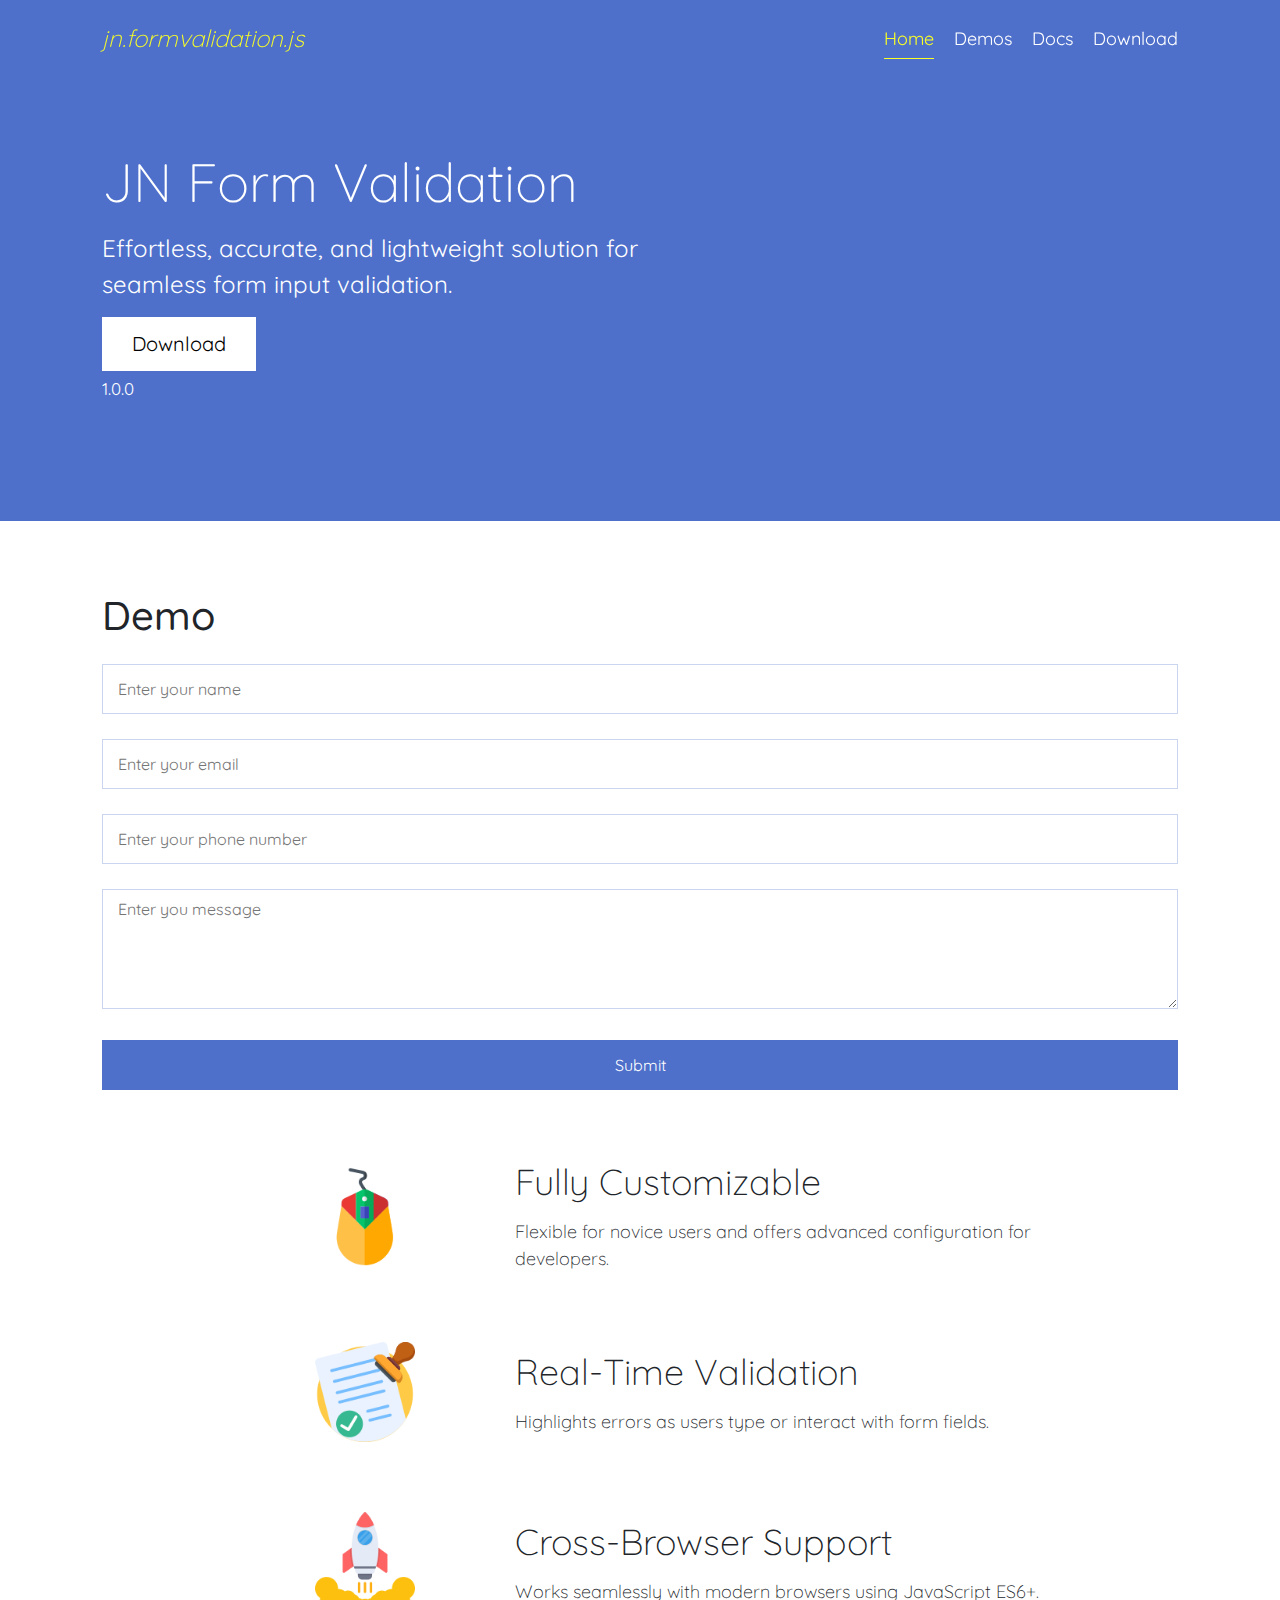
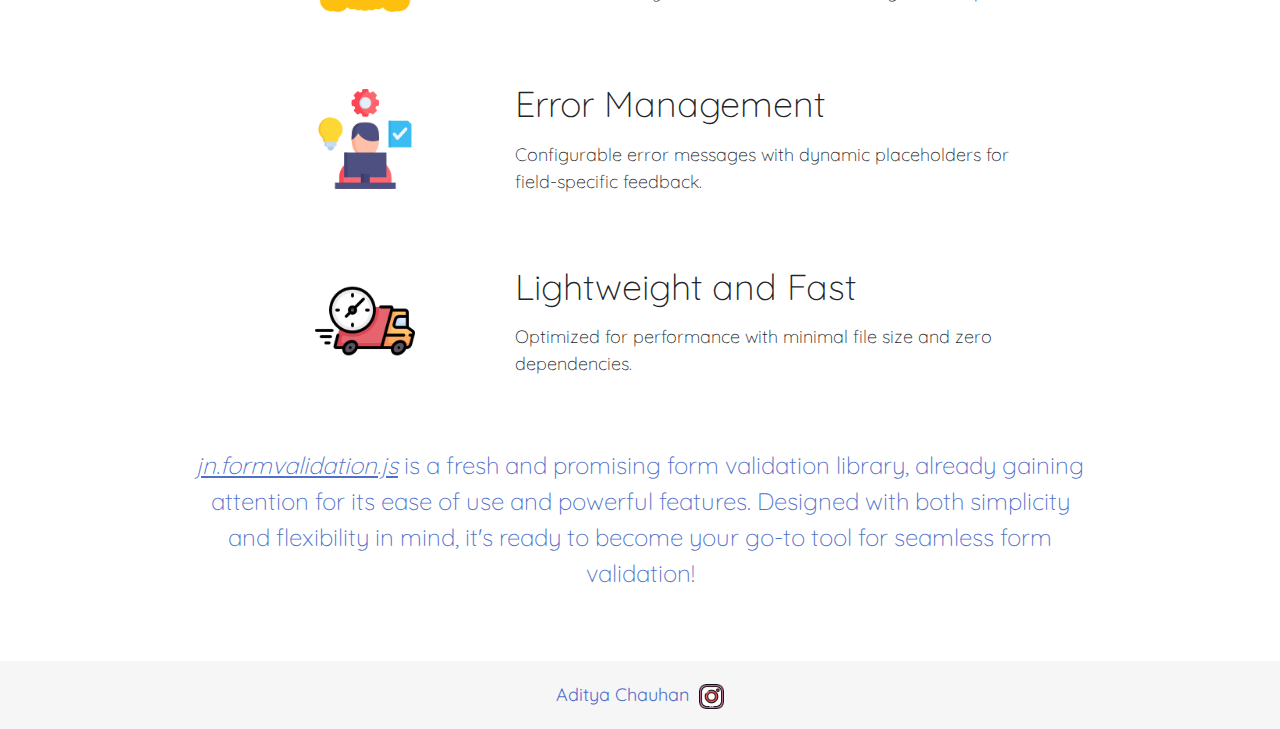
<file: index.html>
<!doctype html>
<html lang="en">
  <head>

<!-- 
              8888b  8888b8888         8888b
              8888b  8888b8888b        8888b
              8888b  8888b 8888b       8888b
              8888b  8888b  8888b      8888b
              8888b  8888b   8888b     8888b
              8888b  8888b    8888b    8888b
    8888      8888b  8888b     8888b   8888b
    8888      8888b  8888b      8888b  8888b
    8888      8888b  8888b       8888b 8888b
    88888888888888b  8888b        8888b8888b
    88888888888888b  8888b         888b8888b
-->
    
    <meta charset="utf-8">
    <meta name="viewport" content="width=device-width, initial-scale=1">
    <link rel="icon" type="image/x-icon" href="./assets/img/fav.png">

    <!-- Meta's -->
    <title>JN Form Validation Library - Easy JavaScript Form Validation</title>
    <meta name="description" content="Discover JN Form Validation, a simple and powerful JavaScript library that allows you to add form validations easily to your website. Learn how to use it with our detailed documentation and demo.">
    <meta name="keywords" content="form validation, javascript, library, form, validation, easy, form validation library">
    <meta name="author" content="JN Form Validation">
    <meta property="og:title" content="JN Form Validation Library - Easy JavaScript Form Validation">
    <meta property="og:description" content="Discover JN Form Validation, a simple and powerful JavaScript library that allows you to add form validations easily to your website. Learn how to use it with our detailed documentation and demo.">
    <meta property="og:type" content="website">
    <meta property="og:url" content="https://chauhan07.github.io/jn-formvalidation/">
    <!-- <meta property="og:image" content="URL_TO_IMAGE"> -->
    <!-- Meta's -->



    <link rel="stylesheet" href="./assets/css/bootstrap/bootstrap.min.css">
    <link rel="stylesheet" href="./assets/fonts/stylesheet.css">
    <link rel="stylesheet" href="./assets/css/theme-style.css">
    <style>
        /* Error Message Design */
        .jn-error-wrap > .jn-error-message{
            background: #c44106;
            color: #fff;
            font-size: 12px;
            padding: 4px 15px;
            border-radius: 0 0 5px 5px;
            width: 100%;
        }

        .jn-error-wrap input:not([type="radio"]):not([type="checkbox"]),
        .jn-error-wrap select,
        .jn-error-wrap .fileDesign,
        .jn-error-wrap textarea {
            border: 1px solid #c44106!important;
        }
    </style>
  </head>
  <body>
    <header>
        <div class="container">
            <div class="row">
                <div class="col-12 col-md-3 logo">
                    <a href="./">
                        <i>jn.formvalidation.js</i>
                    </a>
                </div>
                <div class="col-12 col-md-9 d-flex justify-content-end align-items-center">
                    <ul class="menu">
                        <li>
                            <a href="./index.html" class="active">
                                Home
                            </a>
                        </li>
                        <li>
                            <a href="./demo.html">
                                Demos
                            </a>
                        </li>
                        <li>
                            <a href="./docs.html">
                                Docs
                            </a>
                        </li>
                        <li>
                            <a href="https://cdn.jsdelivr.net/gh/chauhan07/jn-formvalidation/download/jn-form-validation-1.0.0.zip" target="_blank">
                                Download
                            </a>
                        </li>
                    </ul>
                </div>
            </div>
        </div>
    </header>


    <!-- section banner -->
    <section class="main_banner">
        <div class="container">
            <div class="row">
                <div class="col-12">
                    <h1 class="main_hdng">
                        JN Form Validation
                    </h1>
                    <p class="desc">
                        Effortless, accurate, and lightweight solution for seamless form input validation.
                    </p>
                    <a href="https://cdn.jsdelivr.net/gh/chauhan07/jn-formvalidation/download/jn-form-validation-1.0.0.zip" class="downloadBtn">
                        Download
                    </a>
                    <span class="ver">1.0.0</span>
                </div>
            </div>
        </div>
    </section>



     <!-- section demo -->
    <section class="form_demo">
        <div class="container">
            <div class="row">
                <div class="col-12">
                    <h1 class="main_hdng">Demo</h1>
                    <form action="" class="jnForm">
                        <label for="" class="jn-input-wrap">
                            <input type="text" name="" id="" placeholder="Enter your name">
                        </label>
                        <label for="" class="jn-input-wrap">
                            <input type="email" name="" id="" placeholder="Enter your email">
                        </label>
                        <label for="" class="jn-input-wrap">
                            <input type="tel" name="" id="" placeholder="Enter your phone number">
                        </label>
                        <label for="" class="jn-input-wrap">
                            <textarea name="" id="" placeholder="Enter you message"></textarea>
                        </label>
                        <label for="" class="jn-input-wrap">
                            <input type="submit" value="Submit">
                        </label>
                    </form>
                </div>
            </div>
        </div>
    </section>



    <!-- section features -->
    <section class="form_features">
        <div class="container">
            <div class="row d-flex align-items-center justify-content-center">
                <div class="col-12 col-sm-3 col-md-3 col-lg-3 text-center">
                    <img src="./assets/img/game-mouse.png" alt="">
                </div>
                <div class="col-12 col-sm-6 col-md-5 col-lg-6">
                    <h4 class="hdng">Fully Customizable</h4>
                    <p class="desc">
                        Flexible for novice users and offers advanced configuration for developers.
                    </p>
                </div>
            </div>
            <div class="row d-flex align-items-center justify-content-center">
                <div class="col-12 col-sm-3 col-md-3 col-lg-3 text-center">
                    <img src="./assets/img/stamp.png" alt="">
                </div>
                <div class="col-12 col-sm-6 col-md-5 col-lg-6">
                    <h4 class="hdng">Real-Time Validation</h4>
                    <p class="desc">
                        Highlights errors as users type or interact with form fields.
                    </p>
                </div>
            </div>
            <div class="row d-flex align-items-center justify-content-center">
                <div class="col-12 col-sm-3 col-md-3 col-lg-3 text-center">
                    <img src="./assets/img/rocket.png" alt="">
                </div>
                <div class="col-12 col-sm-6 col-md-5 col-lg-6">
                    <h4 class="hdng">Cross-Browser Support</h4>
                    <p class="desc">
                        Works seamlessly with modern browsers using JavaScript ES6+.
                    </p>
                </div>
            </div>
            <div class="row d-flex align-items-center justify-content-center">
                <div class="col-12 col-sm-3 col-md-3 col-lg-3 text-center">
                    <img src="./assets/img/task-management.png" alt="">
                </div>
                <div class="col-12 col-sm-6 col-md-5 col-lg-6">
                    <h4 class="hdng">Error Management</h4>
                    <p class="desc">
                        Configurable error messages with dynamic placeholders for field-specific feedback.
                    </p>
                </div>
            </div>
            <div class="row d-flex align-items-center justify-content-center">
                <div class="col-12 col-sm-3 col-md-3 col-lg-3 text-center">
                    <img src="./assets/img/fast-delivery.png" alt="">
                </div>
                <div class="col-12 col-sm-6 col-md-5 col-lg-6">
                    <h4 class="hdng">Lightweight and Fast</h4>
                    <p class="desc">
                        Optimized for performance with minimal file size and zero dependencies.
                    </p>
                </div>
            </div>
        </div>
    </section>


    <!-- section form description -->
    <section class="form_description">
        <div class="container">
            <div class="row d-flex justify-content-center">
                <div class="col-12 col-10 col-md-9 col-lg-10">
                    <p>
                        <em>jn.formvalidation.js</em> is a fresh and promising form validation library, already gaining attention for its ease of use and powerful features. Designed with both simplicity and flexibility in mind, it's ready to become your go-to tool for seamless form validation!
                    </p>
                </div>
            </div>
        </div>
    </section>


    <!-- footer -->
    <footer>
        <div class="container">
            <div class="row">
                <div class="col-12">
                    <p>
                        Aditya Chauhan 
                        <a href="https://www.instagram.com/ad1tya.rana" target="_blank">
                            <img src="./assets/img/instagram.png" alt="">
                        </a>
                    </p>
                </div>
            </div>
        </div>
    </footer>

    <script src="./assets/js/obfuscated.js"></script>
    <script src="./assets/code/prism/prism.js"></script>
    <script src="./assets/code/line-number/line-number.js"></script>
    <script src="./assets/js/function.js"></script>

  </body>
</html>
</file>
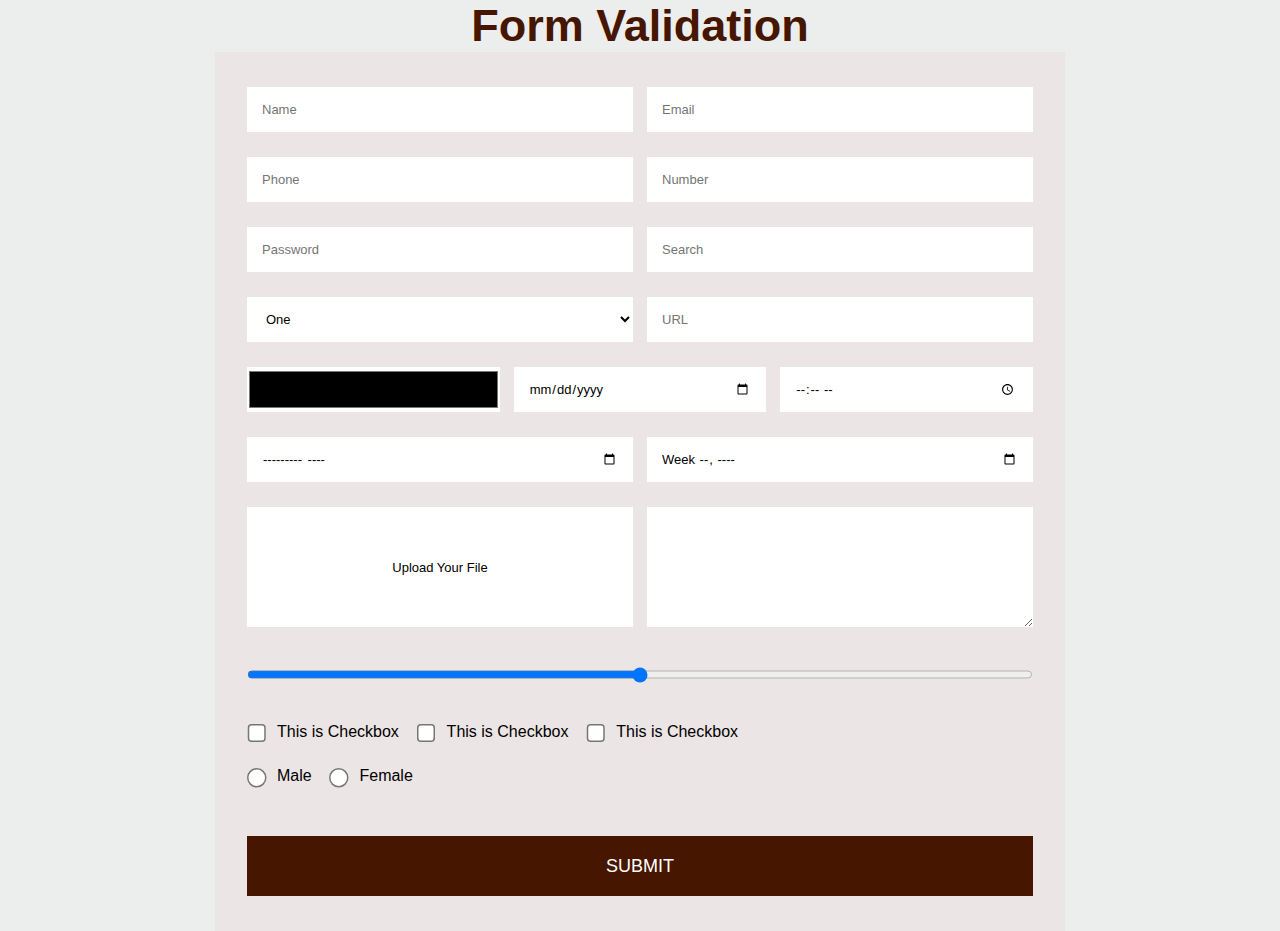
<file: code/index.html>
<!-- ab email ki further validation ka option dena hai ki kis kis domain ke sath hi valid ho 
jn-input-wrap bhi instance me pass karna hia and upar se hatana hai 
values fill hote hi error remove ho jaye 
date  ke liye validation ki kab se kab tak ki date valid ho sake  -->


<!DOCTYPE html>
<html lang="en">
  <head>
    <meta charset="utf-8" />
    <meta name="viewport" content="width=device-width, initial-scale=1" />
    <title>JN Form Validation</title>

    <link rel="stylesheet" href="./assets/css/theme-style.css" />
  </head>

  <body>
    <h1 style="text-align: center">Form Validation</h1>

    <section>
      <div class="container">
        <form action="" class="jnForm">
          <label class="jn-input-wrap w-50">
            <input type="text" placeholder="Name" />
          </label>

          <label class="jn-input-wrap w-50">
            <input type="email" placeholder="Email" />
          </label>

          <label class="jn-input-wrap w-50">
            <input type="tel" placeholder="Phone" />
          </label>

          <label class="jn-input-wrap w-50">
            <input type="number" placeholder="Number"/>
          </label>

          <label class="jn-input-wrap w-50">
            <input type="password" placeholder="Password"/>
          </label>

          <label class="jn-input-wrap w-50">
            <input type="search" placeholder="Search"/>
          </label>

          <label class="jn-input-wrap w-50">
            <select name="" id="" type="select-one">
              <option value="">One</option>
              <option value="1">Two</option>
              <option value="2">three</option>
            </select>
          </label>

          <label class="jn-input-wrap w-50">
            <input type="url" placeholder="URL" />
          </label>

          <label class="jn-input-wrap w-33">
            <input type="color" placeholder="Color" />
          </label>

          <label class="jn-input-wrap w-33">
            <input type="date" placeholder="Date" />
          </label>

          <label class="jn-input-wrap w-33">
            <input type="time" placeholder="Time" />
          </label>

          
          <label class="jn-input-wrap w-50">
            <input type="month" placeholder="Date" />
          </label>

          <label class="jn-input-wrap w-50">
            <input type="week" placeholder="Time" />
          </label>

          <label class="jn-input-wrap w-50">
            <input type="file" placeholder="File"/>
            <div class="fileDesign">Upload Your File</div>
          </label>

          <label class="jn-input-wrap w-50">
            <textarea name="" id="" type="textarea"></textarea>
          </label>
          
          <label class="jn-input-wrap w-100">
            <input type="range" placeholder="Range" min="0" max="50" />
          </label>

          <label class="jn-input-wrap w-100">
            <input type="checkbox" name="hobbies" />
            This is Checkbox &nbsp;&nbsp;&nbsp;
            <input type="checkbox" name="hobbies" />
            This is Checkbox &nbsp;&nbsp;&nbsp;
            <input type="checkbox" name="hobbies" />
            This is Checkbox &nbsp;&nbsp;&nbsp;
          </label>

          <label class="jn-input-wrap w-100">
            <input type="radio" name="gender" /> Male &nbsp;&nbsp;&nbsp;
            <input type="radio" name="gender" /> Female
          </label>

          <label class="jn-input-wrap w-100">
            <input type="submit" value="Submit" />
          </label>
        </form>
      </div>
    </section>
    <script src="./assets/js/function.js"></script>
    <!-- <script src="./assets/js/jn.formvalidation.js"></script> -->

    <script>
      
        // Create an instance with nested objects
        const jn_validation = new JnFormValidation({
            showErrorMessages: true,
            formClass: '.jnForm',
            errorMessages: {
                email: "Please enter a valid email address.",
                text: "Please enter some text.",
            }
        });

    </script>
  </body>
</html>
</file>
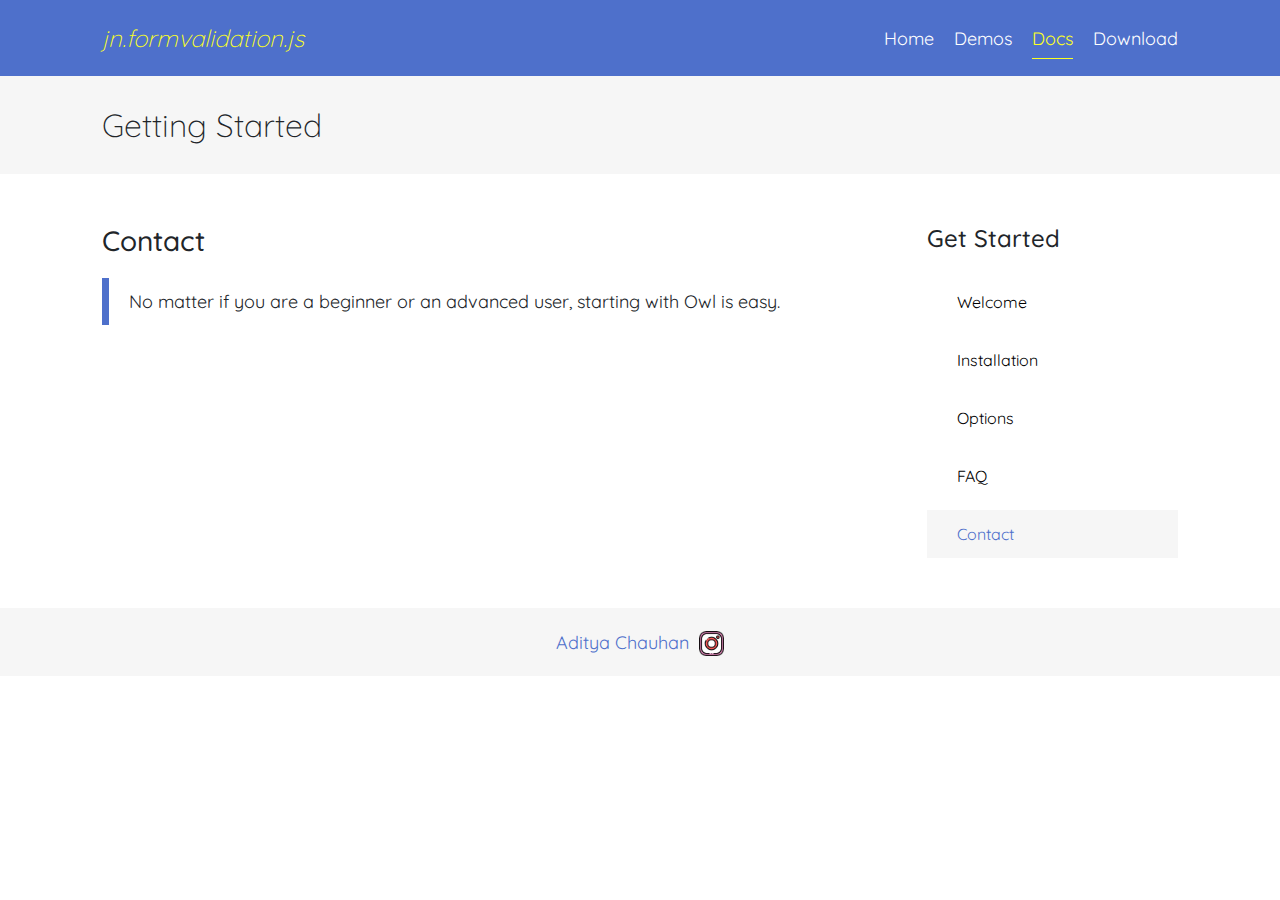
<file: contact.html>
<!doctype html>
<html lang="en">
  <head>
    <meta charset="utf-8">
    <meta name="viewport" content="width=device-width, initial-scale=1">
    <link rel="icon" type="image/x-icon" href="./assets/img/fav.png">

    <!-- Meta's -->
    <title>Contact JN Form Validation Team - Get in Touch</title>
    <meta name="description" content="Reach out to the JN Form Validation team for support, inquiries, or feedback. We're here to help with any questions regarding the library or its implementation.">
    <meta name="keywords" content="contact, support, JN Form Validation, form validation help, inquiry, feedback">
    <meta name="author" content="JN Form Validation">
    <meta property="og:title" content="Contact JN Form Validation Team - Get in Touch">
    <meta property="og:description" content="Reach out to the JN Form Validation team for support, inquiries, or feedback. We're here to help with any questions regarding the library or its implementation.">
    <meta property="og:type" content="website">
    <meta property="og:url" content="https://chauhan07.github.io/jn-formvalidation/contact">
    <!-- <meta property="og:image" content="URL_TO_IMAGE"> -->
    <!-- Meta's -->

    <link rel="stylesheet" href="./assets/css/bootstrap/bootstrap.min.css">
    <link rel="stylesheet" href="./assets/fonts/stylesheet.css">
    <link href="./assets/code/prism/prism.css" rel="stylesheet">
    <link href="./assets/code/line-number/line-number.css" rel="stylesheet">
    <link rel="stylesheet" href="./assets/css/theme-style.css">
  </head>
  <body>
    <header class="inner_page">
        <div class="container">
            <div class="row">
                <div class="col-12 col-md-3 logo">
                    <a href="./">
                        <i>jn.formvalidation.js</i>
                    </a>
                </div>
                <div class="col-12 col-md-9 d-flex justify-content-end align-items-center">
                    <ul class="menu">
                        <li>
                            <a href="./index.html">
                                Home
                            </a>
                        </li>
                        <li>
                            <a href="./demo.html">
                                Demos
                            </a>
                        </li>
                        <li>
                            <a href="./docs.html" class="active">
                                Docs
                            </a>
                        </li>
                        <li>
                            <a href="https://cdn.jsdelivr.net/gh/chauhan07/jn-formvalidation/download/jn-form-validation-1.0.0.zip" target="_blank">
                                Download
                            </a>
                        </li>
                    </ul>
                </div>
            </div>
        </div>
    </header>


    <!-- inner banner -->
    <section class="inner_banner">
        <div class="container">
            <div class="row">
                <div class="col-12">
                    <h1 class="hdng">
                        Getting Started
                    </h1>
                </div>
            </div>
        </div>
    </section>


    <!-- usage info -->
     <section class="docs_box">
        <div class="container">
            <div class="row">
                <div class="col-12 col-md-8 col-lg-9">
                    <div class="col-12 pe-md-5">
                        <h3 class="hdng">
                            Contact
                        </h3>
                        <p class="quote_desc">
                            No matter if you are a beginner or an advanced user, starting with Owl is easy.
                        </p>
                    </div>
                </div>
                <div class="col-12 col-md-4 col-lg-3">
                    <div class="position-sticky" style="top: 25px;">
                        <h4 class="sideBar_hdng">
                            Get Started
                        </h4>
                        <ul class="sidebar_menu">
                            <li>
                                <a href="./docs.html">Welcome</a>
                            </li>
                            <li>
                                <a href="./installation.html">Installation</a>
                            </li>
                            <li>
                                <a href="./options.html">Options</a>
                            </li>
                            <li>
                                <a href="./faq.html">FAQ</a>
                            </li>
                            <li>
                                <a href="./contact.html" class="active">Contact</a>
                            </li>
                        </ul>
                    </div>
                </div>
            </div>
        </div>
     </section>

    <!-- footer -->
    <footer>
        <div class="container">
            <div class="row">
                <div class="col-12">
                    <p>
                        Aditya Chauhan 
                        <a href="https://www.instagram.com/ad1tya.rana" target="_blank">
                            <img src="./assets/img/instagram.png" alt="">
                        </a>
                    </p>
                </div>
            </div>
        </div>
    </footer>

    

    <script src="./assets/js/obfuscated.js"></script>
    <script src="./assets/code/prism/prism.js"></script>
    <script src="./assets/code/line-number/line-number.js"></script>
    <script src="./assets/js/function.js"></script>


  </body>
</html>
</file>
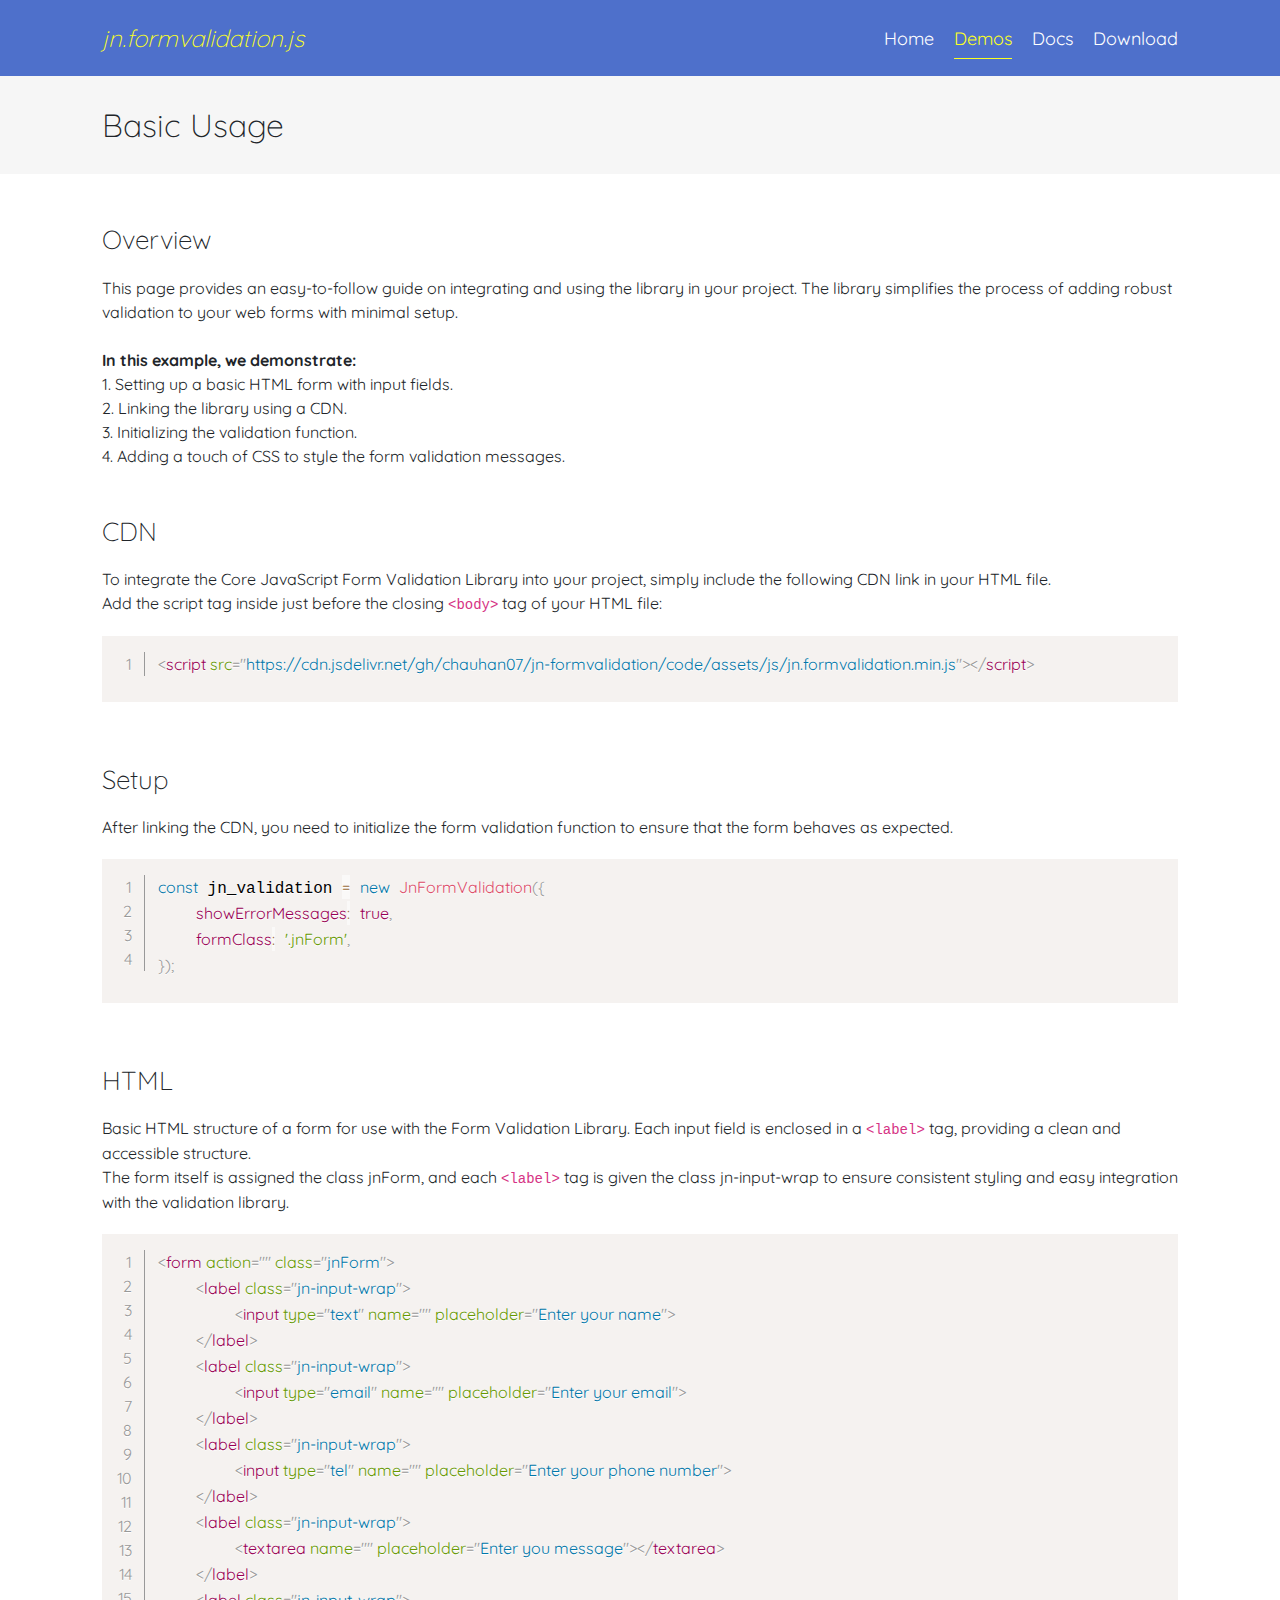
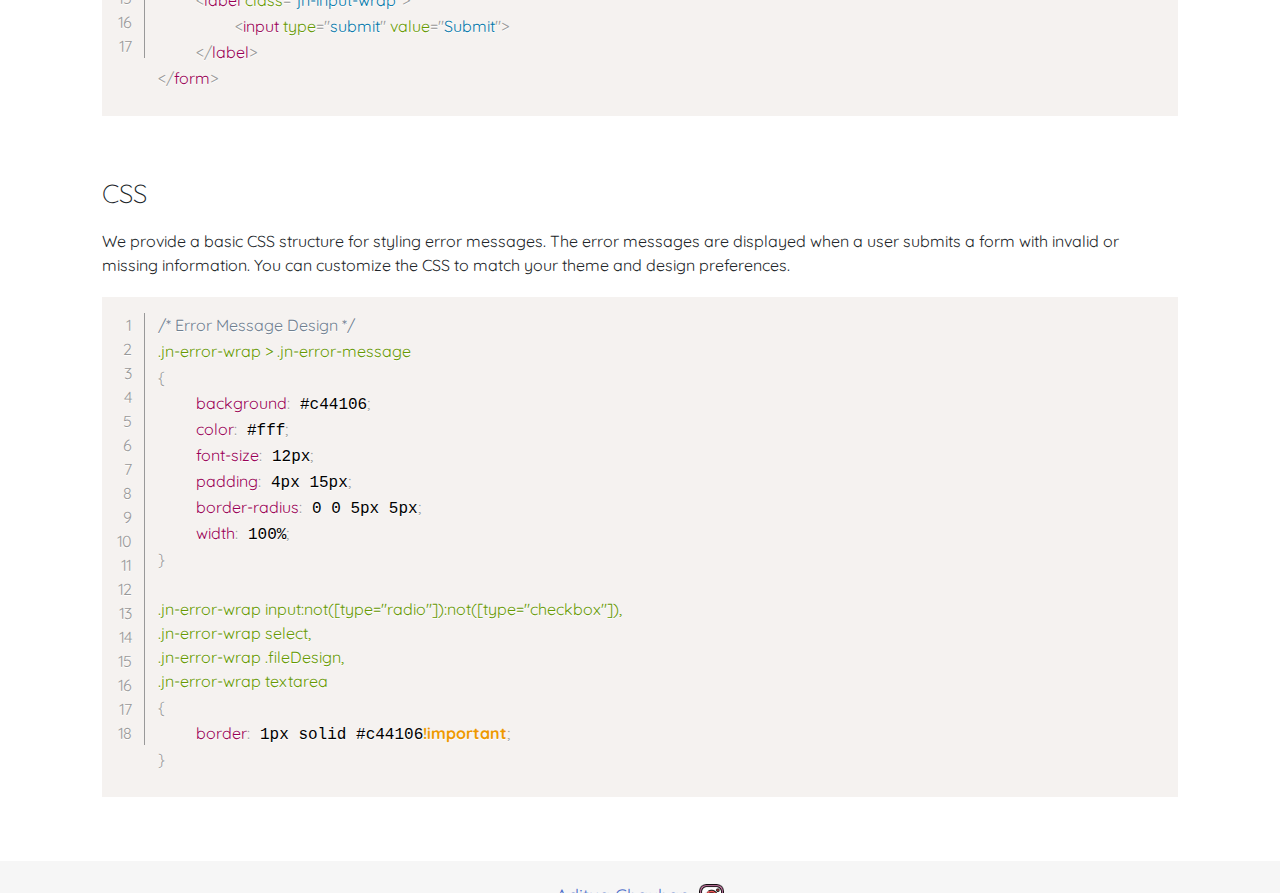
<file: demo.html>
<!doctype html>
<html lang="en">
  <head>
    <meta charset="utf-8">
    <meta name="viewport" content="width=device-width, initial-scale=1">
    <link rel="icon" type="image/x-icon" href="./assets/img/fav.png">

    <!-- Meta's -->
    <title>JN Form Validation Demo - See It in Action</title>
    <meta name="description" content="Explore the live demo of JN Form Validation and see how our JavaScript library effortlessly adds validations to your forms. Test it out with different validation scenarios.">
    <meta name="keywords" content="form validation, demo, javascript, library, live demo, validation demo">
    <meta name="author" content="JN Form Validation">
    <meta property="og:title" content="JN Form Validation Demo - See It in Action">
    <meta property="og:description" content="Explore the live demo of JN Form Validation and see how our JavaScript library effortlessly adds validations to your forms. Test it out with different validation scenarios.">
    <meta property="og:type" content="website">
    <meta property="og:url" content="https://chauhan07.github.io/jn-formvalidation/demo">
    <!-- <meta property="og:image" content="URL_TO_IMAGE"> -->
    <!-- Meta's -->

    <link rel="stylesheet" href="./assets/css/bootstrap/bootstrap.min.css">
    <link rel="stylesheet" href="./assets/fonts/stylesheet.css">
    <link href="./assets/code/prism/prism.css" rel="stylesheet">
    <link href="./assets/code/line-number/line-number.css" rel="stylesheet">
    <link rel="stylesheet" href="./assets/css/theme-style.css">
  </head>
  <body>
    <header class="inner_page">
        <div class="container">
            <div class="row">
                <div class="col-12 col-md-3 logo">
                    <a href="./">
                        <i>jn.formvalidation.js</i>
                    </a>
                </div>
                <div class="col-12 col-md-9 d-flex justify-content-end align-items-center">
                    <ul class="menu">
                        <li>
                            <a href="./index.html">
                                Home
                            </a>
                        </li>
                        <li>
                            <a href="./demo.html" class="active">
                                Demos
                            </a>
                        </li>
                        <li>
                            <a href="./docs.html">
                                Docs
                            </a>
                        </li>
                        <li>
                            <a href="https://cdn.jsdelivr.net/gh/chauhan07/jn-formvalidation/download/jn-form-validation-1.0.0.zip" target="_blank">
                                Download
                            </a>
                        </li>
                    </ul>
                </div>
            </div>
        </div>
    </header>


    <!-- inner banner -->
    <section class="inner_banner">
        <div class="container">
            <div class="row">
                <div class="col-12">
                    <h1 class="hdng">
                        Basic Usage
                    </h1>
                </div>
            </div>
        </div>
    </section>


    <!-- usage info -->
     <section class="usage_info">
        <div class="container">
            <div class="row">
                <div class="col-12">
                    <h3 class="hdng">
                        Overview
                    </h3>
                    <p class="desc">
                        This page provides an easy-to-follow guide on integrating and using the library in your project. The library simplifies the process of adding robust validation to your web forms with minimal setup.

                        <br><br>
                        <strong>In this example, we demonstrate:</strong>

                        <br/>
                        1. Setting up a basic HTML form with input fields. <br/>
                        2. Linking the library using a CDN. <br/>
                        3. Initializing the validation function. <br/>
                        4. Adding a touch of CSS to style the form validation messages.
                    </p>
                </div>
                <div class="col-12 mt-5">
                    <h3 class="hdng">
                        CDN
                    </h3>
                    <p class="desc">
                        To integrate the Core JavaScript Form Validation Library into your project, simply include the following CDN link in your HTML file. 
                        <br>
                        Add the script tag inside just before the closing <code>&lt;body&gt;</code> tag of your HTML file:
                    </p>
                    <div class="codeHere">
                        <span class="function">
                            <pre class="line-numbers">
<code class="language-html">&lt;script src="https://cdn.jsdelivr.net/gh/chauhan07/jn-formvalidation/code/assets/js/jn.formvalidation.min.js">&lt;/script>
</code>
                        </pre>
                        </span>
                    </div>
                </div>
                <div class="col-12 mt-5">
                    <h3 class="hdng">
                        Setup
                    </h3>
                    <p class="desc">
                        After linking the CDN, you need to initialize the form validation function to ensure that the form behaves as expected.
                    </p>
                    <div class="codeHere">
                        <span class="function">
                            <pre class="line-numbers">
<code class="language-js">const jn_validation = new JnFormValidation({
    showErrorMessages: true,
    formClass: '.jnForm',
});
</code>
                        </pre>
                        </span>
                    </div>
                </div>
                <div class="col-12 mt-5">
                    <h3 class="hdng">
                        HTML
                    </h3>
                    <p class="desc">
                        Basic HTML structure of a form for use with the Form Validation Library. Each input field is enclosed in a <code>&lt;label&gt;</code> tag, providing a clean and accessible structure.
                        <br>
                        The form itself is assigned the class jnForm, and each <code>&lt;label&gt;</code> tag is given the class jn-input-wrap to ensure consistent styling and easy integration with the validation library. 
                    </p>
                    <div class="codeHere">
                        <span class="function">
                            <pre class="line-numbers">
<code class="language-html">&lt;form action="" class="jnForm">
    &lt;label class="jn-input-wrap">
        &lt;input type="text" name="" placeholder="Enter your name">
    &lt;/label>
    &lt;label class="jn-input-wrap">
        &lt;input type="email" name="" placeholder="Enter your email">
    &lt;/label>
    &lt;label class="jn-input-wrap">
        &lt;input type="tel" name="" placeholder="Enter your phone number">
    &lt;/label>
    &lt;label class="jn-input-wrap">
        &lt;textarea name="" placeholder="Enter you message">&lt;/textarea>
    &lt;/label>
    &lt;label class="jn-input-wrap">
        &lt;input type="submit" value="Submit">
    &lt;/label>
&lt;/form>
</code>
                        </pre>
                        </span>
                    </div>
                </div>
                <div class="col-12 mt-5">
                    <h3 class="hdng">
                        CSS
                    </h3>
                    <p class="desc">
                        We provide a basic CSS structure for styling error messages. The error messages are displayed when a user submits a form with invalid or missing information. You can customize the CSS to match your theme and design preferences.
                    </p>
                    <div class="codeHere">
                        <span class="function">
                            <pre class="line-numbers">
<code class="language-css">/* Error Message Design */
.jn-error-wrap > .jn-error-message
{
    background: #c44106;
    color: #fff;
    font-size: 12px;
    padding: 4px 15px;
    border-radius: 0 0 5px 5px;
    width: 100%;
}

.jn-error-wrap input:not([type="radio"]):not([type="checkbox"]),
.jn-error-wrap select,
.jn-error-wrap .fileDesign,
.jn-error-wrap textarea 
{
    border: 1px solid #c44106!important;
}
</code>
                        </pre>
                        </span>
                    </div>
                </div>
            </div>
        </div>
     </section>

    <!-- footer -->
    <footer>
        <div class="container">
            <div class="row">
                <div class="col-12">
                    <p>
                        Aditya Chauhan 
                        <a href="https://www.instagram.com/ad1tya.rana" target="_blank">
                            <img src="./assets/img/instagram.png" alt="">
                        </a>
                    </p>
                </div>
            </div>
        </div>
    </footer>

    
    <script src="./assets/js/obfuscated.js"></script>
    <script src="./assets/code/prism/prism.js"></script>
    <script src="./assets/code/line-number/line-number.js"></script>
    <script src="./assets/js/function.js"></script>


  </body>
</html>
</file>
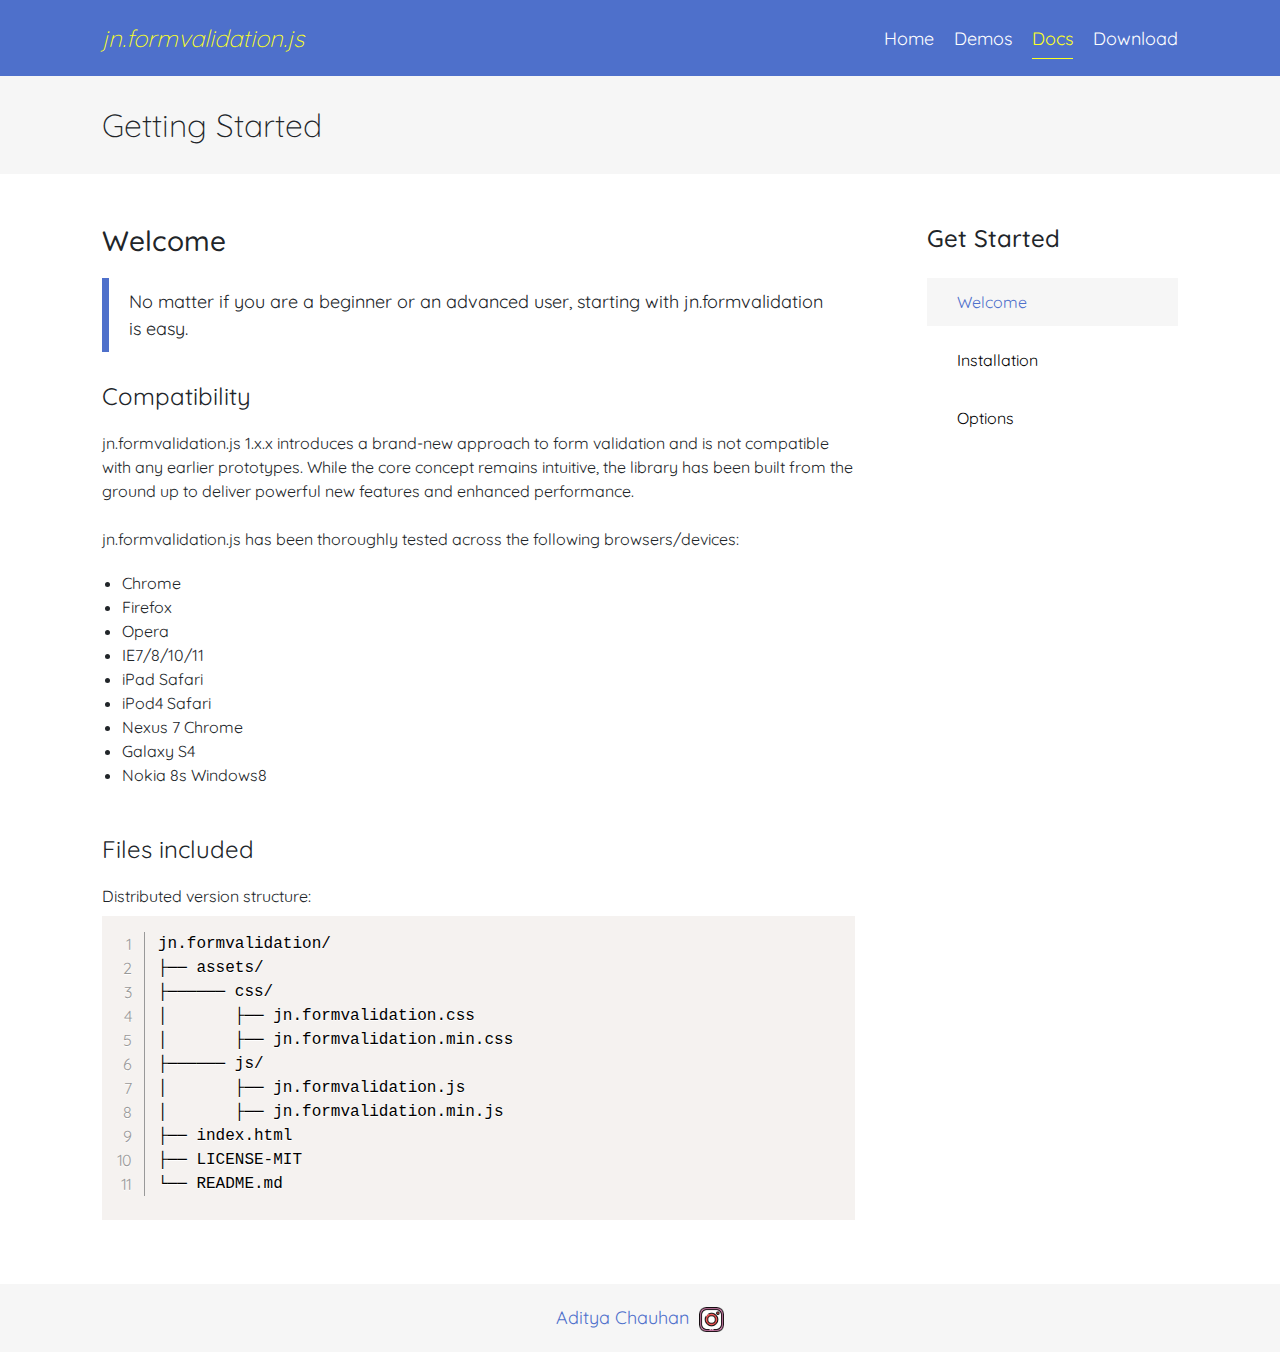
<file: docs.html>
<!doctype html>
<html lang="en">
  <head>
    <meta charset="utf-8">
    <meta name="viewport" content="width=device-width, initial-scale=1">
    <link rel="icon" type="image/x-icon" href="./assets/img/fav.png">

    <!-- Meta's -->
    <title>JN Form Validation Documentation - Learn How to Use It</title>
    <meta name="description" content="Access the comprehensive documentation for JN Form Validation. Get step-by-step guides, examples, and all the details you need to implement the library in your projects.">
    <meta name="keywords" content="documentation, form validation, javascript, guides, tutorial, JN Form Validation">
    <meta name="author" content="JN Form Validation">
    <meta property="og:title" content="JN Form Validation Documentation - Learn How to Use It">
    <meta property="og:description" content="Access the comprehensive documentation for JN Form Validation. Get step-by-step guides, examples, and all the details you need to implement the library in your projects.">
    <meta property="og:type" content="website">
    <meta property="og:url" content="https://chauhan07.github.io/jn-formvalidation/docs">
    <!-- <meta property="og:image" content="URL_TO_IMAGE"> -->
    <!-- Meta's -->

    <link rel="stylesheet" href="./assets/css/bootstrap/bootstrap.min.css">
    <link rel="stylesheet" href="./assets/fonts/stylesheet.css">
    <link href="./assets/code/prism/prism.css" rel="stylesheet">
    <link href="./assets/code/line-number/line-number.css" rel="stylesheet">
    <link rel="stylesheet" href="./assets/css/theme-style.css">
  </head>
  <body>
    <header class="inner_page">
        <div class="container">
            <div class="row">
                <div class="col-12 col-md-3 logo">
                    <a href="./">
                        <i>jn.formvalidation.js</i>
                    </a>
                </div>
                <div class="col-12 col-md-9 d-flex justify-content-end align-items-center">
                    <ul class="menu">
                        <li>
                            <a href="./index.html">
                                Home
                            </a>
                        </li>
                        <li>
                            <a href="./demo.html">
                                Demos
                            </a>
                        </li>
                        <li>
                            <a href="./docs.html" class="active">
                                Docs
                            </a>
                        </li>
                        <li>
                            <a href="https://cdn.jsdelivr.net/gh/chauhan07/jn-formvalidation/download/jn-form-validation-1.0.0.zip" target="_blank">
                                Download
                            </a>
                        </li>
                    </ul>
                </div>
            </div>
        </div>
    </header>


    <!-- inner banner -->
    <section class="inner_banner">
        <div class="container">
            <div class="row">
                <div class="col-12">
                    <h1 class="hdng">
                        Getting Started
                    </h1>
                </div>
            </div>
        </div>
    </section>


    <!-- usage info -->
     <section class="docs_box">
        <div class="container">
            <div class="row">
                <div class="col-12 col-md-8 col-lg-9">
                    <div class="col-12 pe-md-5">
                        <h3 class="hdng">
                            Welcome
                        </h3>
                        <p class="quote_desc">
                            No matter if you are a beginner or an advanced user, starting with jn.formvalidation is easy.
                        </p>

                        <h4 class="subHdng">
                            Compatibility
                        </h4>
                        <p class="desc">
                            jn.formvalidation.js 1.x.x introduces a brand-new approach to form validation and is not compatible with any earlier prototypes. While the core concept remains intuitive, the library has been built from the ground up to deliver powerful new features and enhanced performance.
                            <br/><br/>
                            jn.formvalidation.js has been thoroughly tested across the following browsers/devices:
                        </p>
                        <ul>
                            <li>Chrome</li>
                            <li>Firefox</li>
                            <li>Opera</li>
                            <li>IE7/8/10/11</li>
                            <li>iPad Safari</li>
                            <li>iPod4 Safari</li>
                            <li>Nexus 7 Chrome</li>
                            <li>Galaxy S4</li>
                            <li>Nokia 8s Windows8</li>
                        </ul>
                    </div>
                    <div class="col-12 mt-5 pe-md-5">
                        <h3 class="subHdng">
                            Files included
                        </h3>
                        <p class="desc">
                            Distributed version structure:
                        </p>
                        <div class="codeHere">
                            <span class="function">
                                <pre class="line-numbers">
<code class="language-html">jn.formvalidation/
├── assets/
├────── css/
│       ├── jn.formvalidation.css
│       ├── jn.formvalidation.min.css
├────── js/
│       ├── jn.formvalidation.js
│       ├── jn.formvalidation.min.js
├── index.html
├── LICENSE-MIT
└── README.md</code>
                            </pre>
                            </span>
                        </div>
                    </div>
                </div>
                <div class="col-12 col-md-4 col-lg-3">
                    <h4 class="sideBar_hdng">
                        Get Started
                    </h4>
                    <ul class="sidebar_menu">
                        <li>
                            <a href="./docs.html" class="active">Welcome</a>
                        </li>
                        <li>
                            <a href="./installation.html">Installation</a>
                        </li>
                        <li>
                            <a href="./options.html">Options</a>
                        </li>
                        <!-- <li>
                            <a href="./faq.html">FAQ</a>
                        </li>
                        <li>
                            <a href="./contact.html">Contact</a>
                        </li> -->
                    </ul>
                </div>
            </div>
        </div>
     </section>

    <!-- footer -->
    <footer>
        <div class="container">
            <div class="row">
                <div class="col-12">
                    <p>
                        Aditya Chauhan 
                        <a href="https://www.instagram.com/ad1tya.rana" target="_blank">
                            <img src="./assets/img/instagram.png" alt="">
                        </a>
                    </p>
                </div>
            </div>
        </div>
    </footer>

    
    <script src="./assets/js/obfuscated.js"></script>
    <script src="./assets/code/prism/prism.js"></script>
    <script src="./assets/code/line-number/line-number.js"></script>
    <script src="./assets/js/function.js"></script>
    
  </body>
</html>
</file>
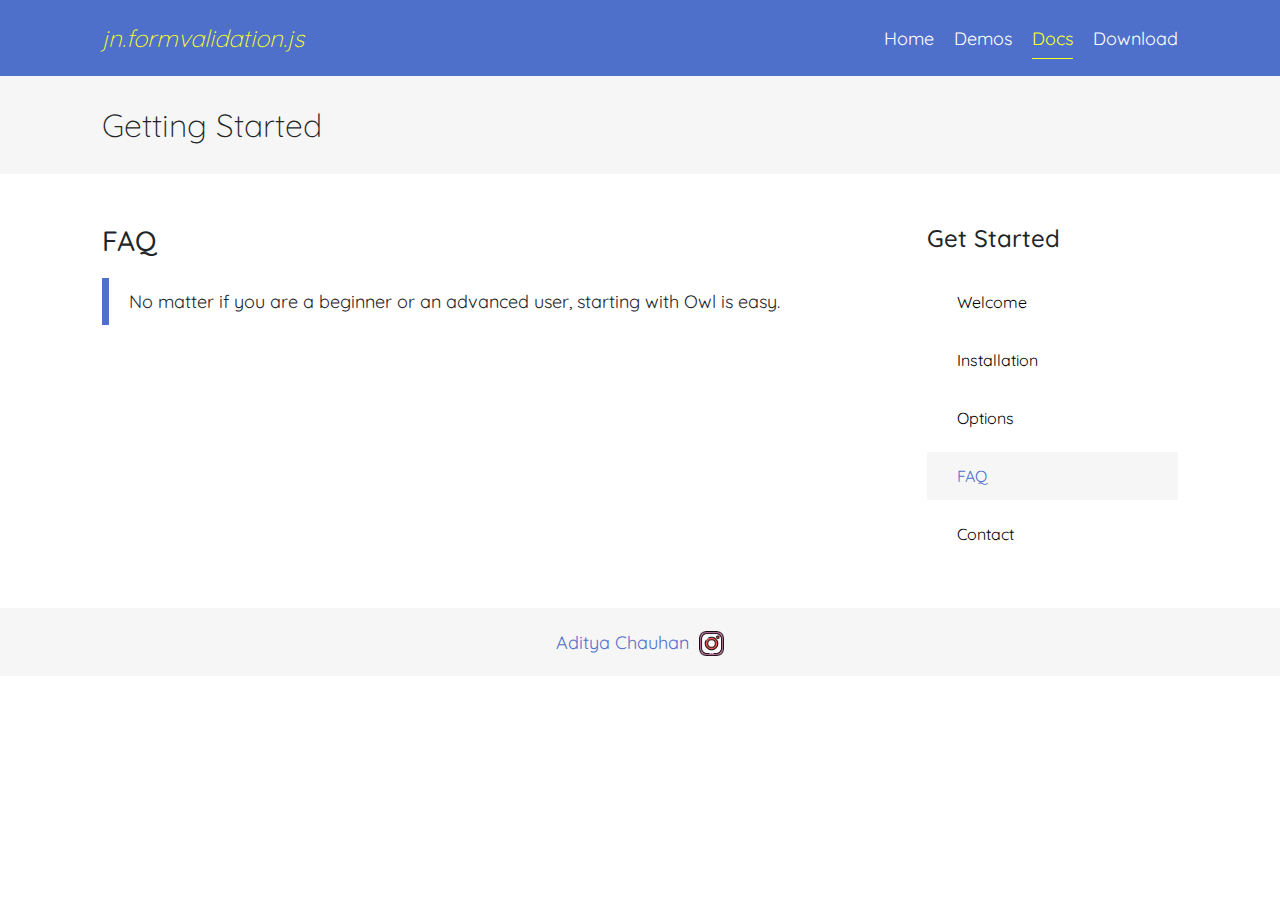
<file: faq.html>
<!doctype html>
<html lang="en">
  <head>
    <meta charset="utf-8">
    <meta name="viewport" content="width=device-width, initial-scale=1">
    <link rel="icon" type="image/x-icon" href="./assets/img/fav.png">

    <!-- Meta's  -->
    <title>JN Form Validation FAQ - Frequently Asked Questions</title>
    <meta name="description" content="Find answers to the most common questions about JN Form Validation. From installation to usage, our FAQ section covers everything you need to know.">
    <meta name="keywords" content="FAQ, frequently asked questions, form validation, JN Form Validation, help">
    <meta name="author" content="JN Form Validation">
    <meta property="og:title" content="JN Form Validation FAQ - Frequently Asked Questions">
    <meta property="og:description" content="Find answers to the most common questions about JN Form Validation. From installation to usage, our FAQ section covers everything you need to know.">
    <meta property="og:type" content="website">
    <meta property="og:url" content="https://chauhan07.github.io/jn-formvalidation/faq">
    <meta property="og:image" content="URL_TO_IMAGE">
    <!-- Meta's  -->

    <link rel="stylesheet" href="./assets/css/bootstrap/bootstrap.min.css">
    <link rel="stylesheet" href="./assets/fonts/stylesheet.css">
    <link href="./assets/code/prism/prism.css" rel="stylesheet">
    <link href="./assets/code/line-number/line-number.css" rel="stylesheet">
    <link rel="stylesheet" href="./assets/css/theme-style.css">
  </head>
  <body>
    <header class="inner_page">
        <div class="container">
            <div class="row">
                <div class="col-12 col-md-3 logo">
                    <a href="./">
                        <i>jn.formvalidation.js</i>
                    </a>
                </div>
                <div class="col-12 col-md-9 d-flex justify-content-end align-items-center">
                    <ul class="menu">
                        <li>
                            <a href="./index.html">
                                Home
                            </a>
                        </li>
                        <li>
                            <a href="./demo.html">
                                Demos
                            </a>
                        </li>
                        <li>
                            <a href="./docs.html" class="active">
                                Docs
                            </a>
                        </li>
                        <li>
                            <a href="https://cdn.jsdelivr.net/gh/chauhan07/jn-formvalidation/download/jn-form-validation-1.0.0.zip" target="_blank">
                                Download
                            </a>
                        </li>
                    </ul>
                </div>
            </div>
        </div>
    </header>


    <!-- inner banner -->
    <section class="inner_banner">
        <div class="container">
            <div class="row">
                <div class="col-12">
                    <h1 class="hdng">
                        Getting Started
                    </h1>
                </div>
            </div>
        </div>
    </section>


    <!-- usage info -->
     <section class="docs_box">
        <div class="container">
            <div class="row">
                <div class="col-12 col-md-8 col-lg-9">
                    <div class="col-12 pe-md-5">
                        <h3 class="hdng">
                            FAQ
                        </h3>
                        <p class="quote_desc">
                            No matter if you are a beginner or an advanced user, starting with Owl is easy.
                        </p>
                    </div>
                </div>
                <div class="col-12 col-md-4 col-lg-3">
                    <div class="position-sticky" style="top: 25px;">
                        <h4 class="sideBar_hdng">
                            Get Started
                        </h4>
                        <ul class="sidebar_menu">
                            <li>
                                <a href="./docs.html">Welcome</a>
                            </li>
                            <li>
                                <a href="./installation.html">Installation</a>
                            </li>
                            <li>
                                <a href="./options.html">Options</a>
                            </li>
                            <li>
                                <a href="./faq.html" class="active">FAQ</a>
                            </li>
                            <li>
                                <a href="./contact.html">Contact</a>
                            </li>
                        </ul>
                    </div>
                </div>
            </div>
        </div>
     </section>

    <!-- footer -->
    <footer>
        <div class="container">
            <div class="row">
                <div class="col-12">
                    <p>
                        Aditya Chauhan 
                        <a href="https://www.instagram.com/ad1tya.rana" target="_blank">
                            <img src="./assets/img/instagram.png" alt="">
                        </a>
                    </p>
                </div>
            </div>
        </div>
    </footer>

    
    <script src="./assets/js/obfuscated.js"></script>
    <script src="./assets/code/prism/prism.js"></script>
    <script src="./assets/code/line-number/line-number.js"></script>
    <script src="./assets/js/function.js"></script>

  </body>
</html>
</file>
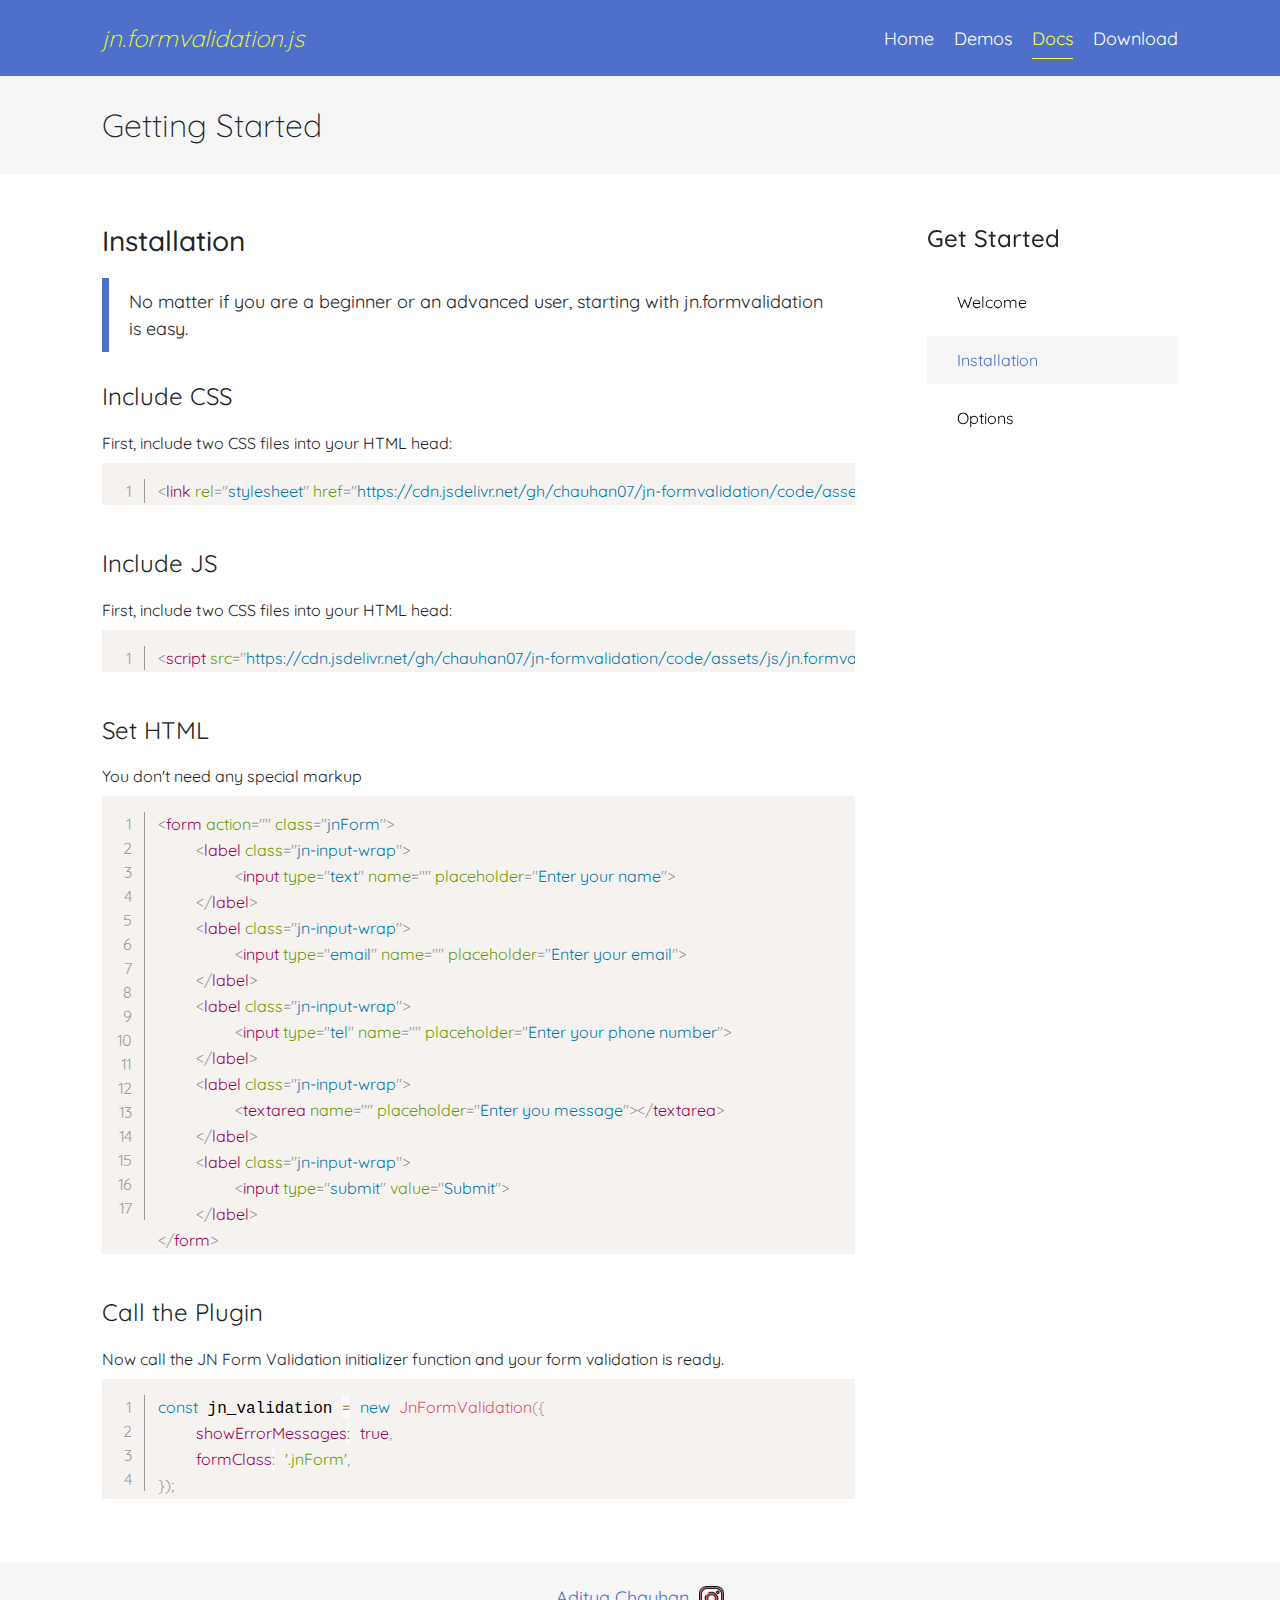
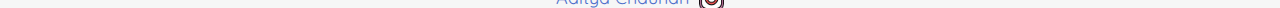
<file: installation.html>
<!doctype html>
<html lang="en">
  <head>
    <meta charset="utf-8">
    <meta name="viewport" content="width=device-width, initial-scale=1">
    <link rel="icon" type="image/x-icon" href="./assets/img/fav.png">

    <!-- Meta's  -->
    <title>JN Form Validation Installation Guide - Easy Setup</title>
    <meta name="description" content="Learn how to install the JN Form Validation library on your website with our easy-to-follow installation guide. Get started quickly and start validating forms in no time.">
    <meta name="keywords" content="installation guide, form validation, JN Form Validation, javascript, easy installation">
    <meta name="author" content="JN Form Validation">
    <meta property="og:title" content="JN Form Validation Installation Guide - Easy Setup">
    <meta property="og:description" content="Learn how to install the JN Form Validation library on your website with our easy-to-follow installation guide. Get started quickly and start validating forms in no time.">
    <meta property="og:type" content="website">
    <meta property="og:url" content="https://chauhan07.github.io/jn-formvalidation/installation">
    <!-- <meta property="og:image" content="URL_TO_IMAGE"> -->
    <!-- Meta's  -->

    <link rel="stylesheet" href="./assets/css/bootstrap/bootstrap.min.css">
    <link rel="stylesheet" href="./assets/fonts/stylesheet.css">
    <link href="./assets/code/prism/prism.css" rel="stylesheet">
    <link href="./assets/code/line-number/line-number.css" rel="stylesheet">
    <link rel="stylesheet" href="./assets/css/theme-style.css">
  </head>
  <body>
    <header class="inner_page">
        <div class="container">
            <div class="row">
                <div class="col-12 col-md-3 logo">
                    <a href="./">
                        <i>jn.formvalidation.js</i>
                    </a>
                </div>
                <div class="col-12 col-md-9 d-flex justify-content-end align-items-center">
                    <ul class="menu">
                        <li>
                            <a href="./index.html">
                                Home
                            </a>
                        </li>
                        <li>
                            <a href="./demo.html">
                                Demos
                            </a>
                        </li>
                        <li>
                            <a href="./docs.html" class="active">
                                Docs
                            </a>
                        </li>
                        <li>
                            <a href="https://cdn.jsdelivr.net/gh/chauhan07/jn-formvalidation/download/jn-form-validation-1.0.0.zip" target="_blank">
                                Download
                            </a>
                        </li>
                    </ul>
                </div>
            </div>
        </div>
    </header>


    <!-- inner banner -->
    <section class="inner_banner">
        <div class="container">
            <div class="row">
                <div class="col-12">
                    <h1 class="hdng">
                        Getting Started
                    </h1>
                </div>
            </div>
        </div>
    </section>


    <!-- usage info -->
     <section class="docs_box">
        <div class="container">
            <div class="row">
                <div class="col-12 col-md-8 col-lg-9">
                    <div class="col-12 pe-md-5">
                        <h3 class="hdng">
                            Installation
                        </h3>
                        <p class="quote_desc">
                            No matter if you are a beginner or an advanced user, starting with jn.formvalidation is easy.
                        </p>

                        <h4 class="subHdng">
                            Include CSS
                        </h4>
                        <p class="desc">
                            First, include two CSS files into your HTML head:
                        </p>
                        <div class="codeHere">
                            <span class="function">
                                <pre class="line-numbers">
<code class="language-html">&lt;link rel="stylesheet" href="https://cdn.jsdelivr.net/gh/chauhan07/jn-formvalidation/code/assets/css/jn-formvalidation.min.css">
</code>
</pre>
                            </span>
                        </div>
                    </div>
                    <div class="col-12 pe-md-5">
                        <h4 class="subHdng">
                            Include JS
                        </h4>
                        <p class="desc">
                            First, include two CSS files into your HTML head:
                        </p>
                        <div class="codeHere">
                            <span class="function">
                                <pre class="line-numbers">
<code class="language-html">&lt;script src="https://cdn.jsdelivr.net/gh/chauhan07/jn-formvalidation/code/assets/js/jn.formvalidation.min.js">&lt;/script>
</code>
</pre>
                            </span>
                        </div>
                    </div>
                    <div class="col-12 pe-md-5">
                        <h4 class="subHdng">
                            Set HTML
                        </h4>
                        <p class="desc">
                            You don't need any special markup
                        </p>
                        <div class="codeHere">
                            <span class="function">
                                <pre class="line-numbers">
<code class="language-html">&lt;form action="" class="jnForm">
    &lt;label class="jn-input-wrap">
        &lt;input type="text" name="" placeholder="Enter your name">
    &lt;/label>
    &lt;label class="jn-input-wrap">
        &lt;input type="email" name="" placeholder="Enter your email">
    &lt;/label>
    &lt;label class="jn-input-wrap">
        &lt;input type="tel" name="" placeholder="Enter your phone number">
    &lt;/label>
    &lt;label class="jn-input-wrap">
        &lt;textarea name="" placeholder="Enter you message">&lt;/textarea>
    &lt;/label>
    &lt;label class="jn-input-wrap">
        &lt;input type="submit" value="Submit">
    &lt;/label>
&lt;/form>
</code>
</pre>
                            </span>
                        </div>
                    </div>
                    <div class="col-12 pe-md-5">
                        <h4 class="subHdng">
                            Call the Plugin
                        </h4>
                        <p class="desc">
                            Now call the JN Form Validation initializer function and your form validation is ready.
                        </p>
                        <div class="codeHere">
                            <span class="function">
                                <pre class="line-numbers">
<code class="language-js">const jn_validation = new JnFormValidation({
    showErrorMessages: true,
    formClass: '.jnForm',
});
</code>
</pre>
                            </span>
                        </div>
                    </div>
                </div>
                <div class="col-12 col-md-4 col-lg-3">
                    <div class="position-sticky" style="top: 25px;">
                        <h4 class="sideBar_hdng">
                            Get Started
                        </h4>
                        <ul class="sidebar_menu">
                            <li>
                                <a href="./docs.html">Welcome</a>
                            </li>
                            <li>
                                <a href="./installation.html" class="active">Installation</a>
                            </li>
                            <li>
                                <a href="./options.html">Options</a>
                            </li>
                            <!-- <li>
                                <a href="./faq.html">FAQ</a>
                            </li>
                            <li>
                                <a href="./contact.html">Contact</a>
                            </li> -->
                        </ul>
                    </div>
                </div>
            </div>
        </div>
     </section>

    <!-- footer -->
    <footer>
        <div class="container">
            <div class="row">
                <div class="col-12">
                    <p>
                        Aditya Chauhan 
                        <a href="https://www.instagram.com/ad1tya.rana" target="_blank">
                            <img src="./assets/img/instagram.png" alt="">
                        </a>
                    </p>
                </div>
            </div>
        </div>
    </footer>

    
    <script src="./assets/js/obfuscated.js"></script>
    <script src="./assets/code/prism/prism.js"></script>
    <script src="./assets/code/line-number/line-number.js"></script>
    <script src="./assets/js/function.js"></script>

  </body>
</html>
</file>
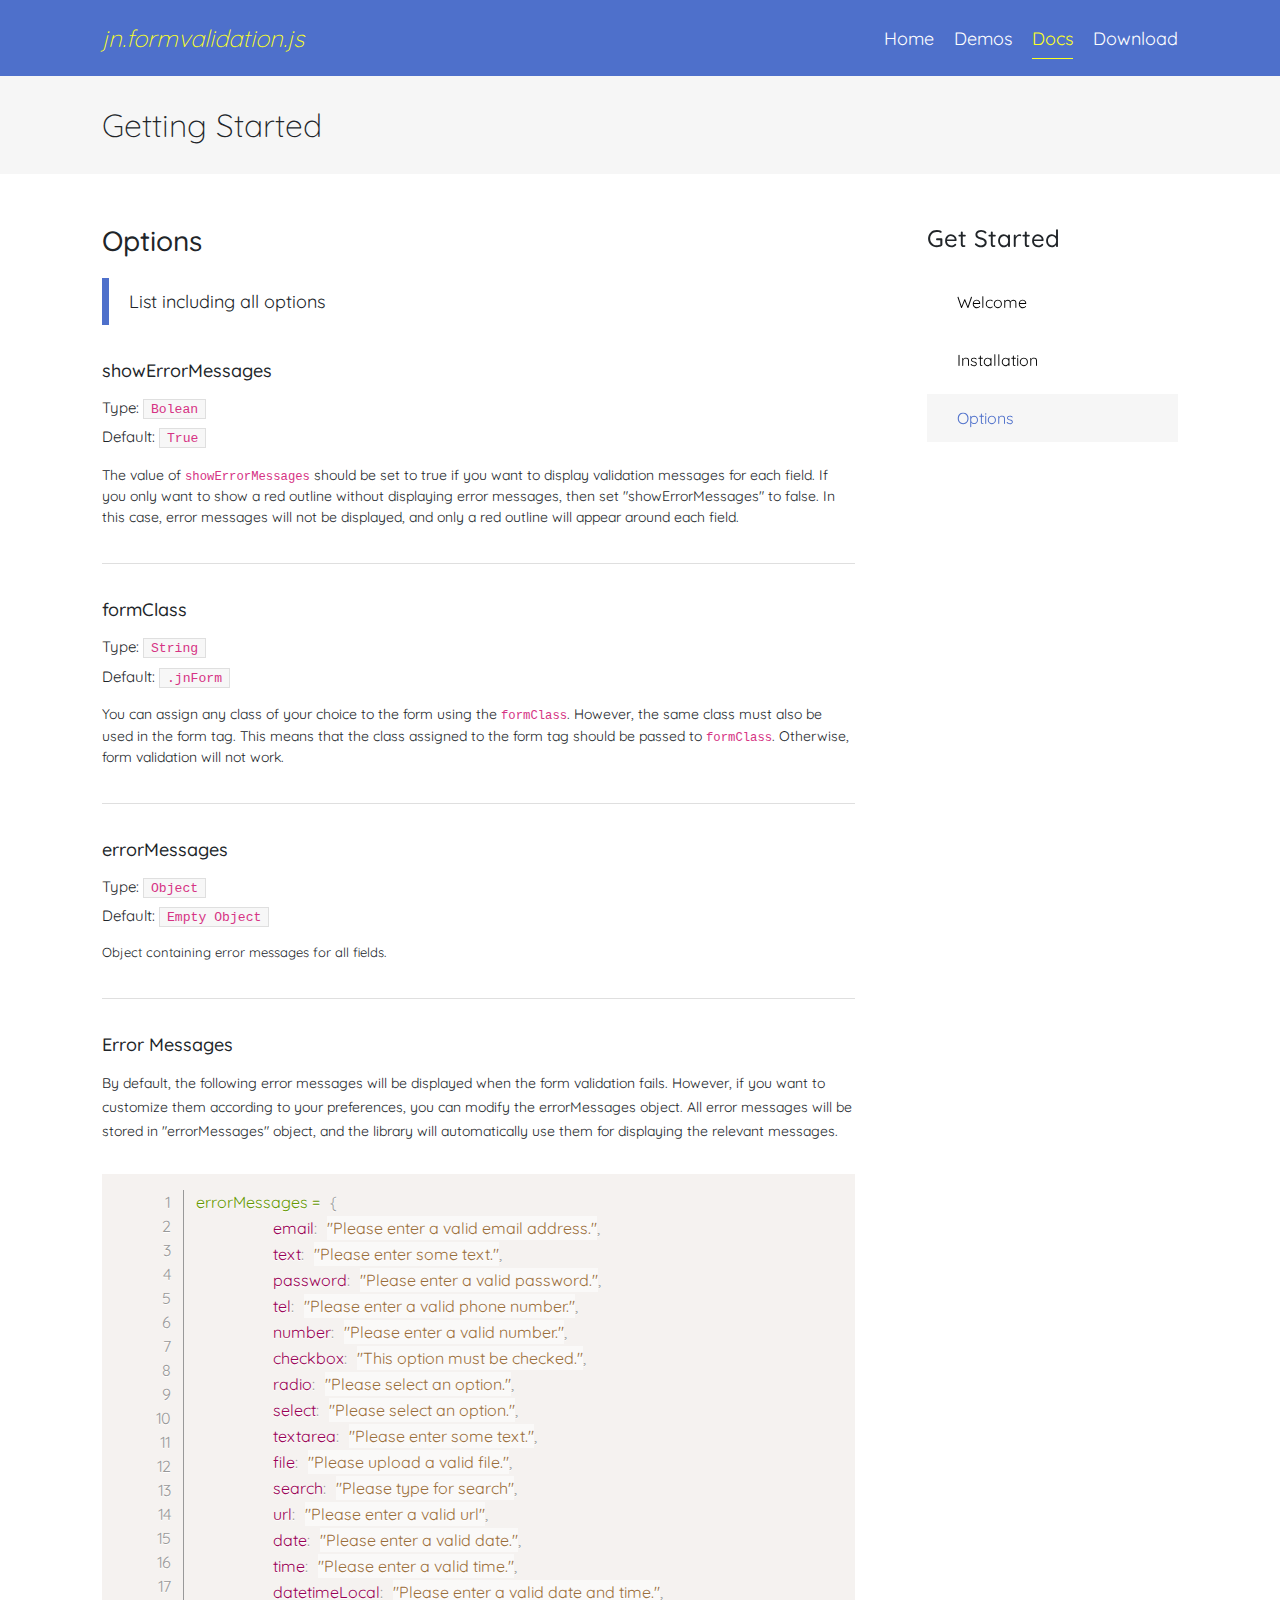
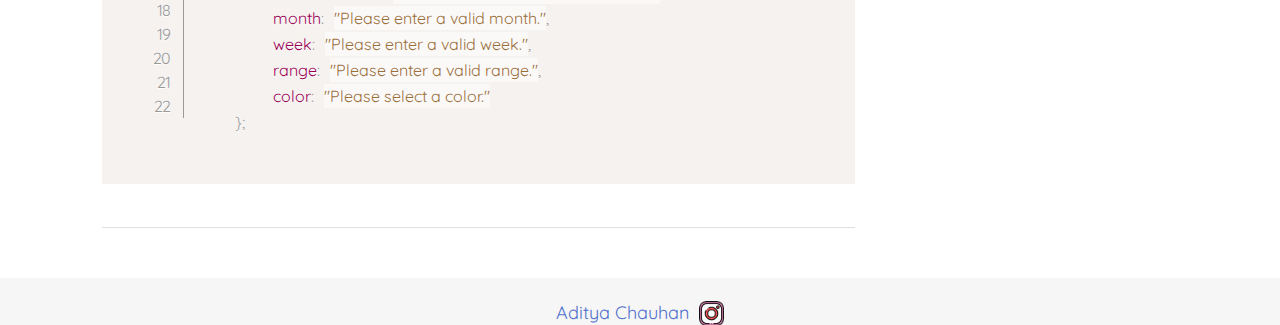
<file: options.html>
<!doctype html>
<html lang="en">
  <head>
    <meta charset="utf-8">
    <meta name="viewport" content="width=device-width, initial-scale=1">
    <link rel="icon" type="image/x-icon" href="./assets/img/fav.png">

    <!-- Meta's  -->
    <title>JN Form Validation Options - Customize Your Form Validations</title>
    <meta name="description" content="Discover the various options and settings available in JN Form Validation. Customize the library to suit your needs and enhance your form validation experience.">
    <meta name="keywords" content="options, settings, form validation, customization, JN Form Validation, javascript">
    <meta name="author" content="JN Form Validation">
    <meta property="og:title" content="JN Form Validation Options - Customize Your Form Validations">
    <meta property="og:description" content="Discover the various options and settings available in JN Form Validation. Customize the library to suit your needs and enhance your form validation experience.">
    <meta property="og:type" content="website">
    <meta property="og:url" content="https://chauhan07.github.io/jn-formvalidation/options">
    <!-- <meta property="og:image" content="URL_TO_IMAGE"> -->
    <!-- Meta's  -->

    <link rel="stylesheet" href="./assets/css/bootstrap/bootstrap.min.css">
    <link rel="stylesheet" href="./assets/fonts/stylesheet.css">
    <link href="./assets/code/prism/prism.css" rel="stylesheet">
    <link href="./assets/code/line-number/line-number.css" rel="stylesheet">
    <link rel="stylesheet" href="./assets/css/theme-style.css">
  </head>
  <body>
    <header class="inner_page">
        <div class="container">
            <div class="row">
                <div class="col-12 col-md-3 logo">
                    <a href="./">
                        <i>jn.formvalidation.js</i>
                    </a>
                </div>
                <div class="col-12 col-md-9 d-flex justify-content-end align-items-center">
                    <ul class="menu">
                        <li>
                            <a href="./index.html">
                                Home
                            </a>
                        </li>
                        <li>
                            <a href="./demo.html">
                                Demos
                            </a>
                        </li>
                        <li>
                            <a href="./docs.html" class="active">
                                Docs
                            </a>
                        </li>
                        <li>
                            <a href="https://cdn.jsdelivr.net/gh/chauhan07/jn-formvalidation/download/jn-form-validation-1.0.0.zip" target="_blank">
                                Download
                            </a>
                        </li>
                    </ul>
                </div>
            </div>
        </div>
    </header>


    <!-- inner banner -->
    <section class="inner_banner">
        <div class="container">
            <div class="row">
                <div class="col-12">
                    <h1 class="hdng">
                        Getting Started
                    </h1>
                </div>
            </div>
        </div>
    </section>


    <!-- usage info -->
    <section class="docs_box">
        <div class="container">
            <div class="row">
                <div class="col-12 col-md-8 col-lg-9">
                    <div class="col-12 pe-md-5">
                        <h3 class="hdng">
                            Options
                        </h3>
                        <p class="quote_desc">
                            List including all options
                        </p>


                        <div class="options">
                            <h4 class="opt_hdng">
                                showErrorMessages
                            </h4>
                            <p class="optionVal">
                                <span>Type: <code>Bolean</code></span>
                                <span>Default: <code>True</code></span>
                            </p>
                            <small class="mt-3 d-inline-block">The value of <code>showErrorMessages</code> should be set to true if you want to display validation messages for each field. If you only want to show a red outline without displaying error messages, then set "showErrorMessages" to false. In this case, error messages will not be displayed, and only a red outline will appear around each field.</small>
                        </div>
                        <div class="options">
                            <h4 class="opt_hdng">
                                formClass
                            </h4>
                            <p class="optionVal">
                                <span>Type: <code>String</code></span>
                                <span>Default: <code>.jnForm</code></span>
                            </p>
                            <small class="mt-3 d-inline-block">You can assign any class of your choice to the form using the <code>formClass</code>. However, the same class must also be used in the form tag. This means that the class assigned to the form tag should be passed to <code>formClass</code>. Otherwise, form validation will not work. </small>
                        </div>
                        <div class="options">
                            <h4 class="opt_hdng">
                                errorMessages
                            </h4>
                            <p class="optionVal">
                                <span>Type: <code>Object</code></span>
                                <span>Default: <code>Empty Object</code></span>

                                <small>Object containing error messages for all fields.</small>
                            </p>
                        </div>
                        <div class="options">
                            <h4 class="opt_hdng">
                                Error Messages
                            </h4>
                            <small>By default, the following error messages will be displayed when the form validation fails. However, if you want to customize them according to your preferences, you can modify the errorMessages object. All error messages will be stored in "errorMessages" object, and the library will automatically use them for displaying the relevant messages.</small>
                            <br>
                            <br>
                            <p class="optionVal">
                                <span class="function">
                            <pre class="line-numbers">
    <code class="language-css">errorMessages = {
        email: "Please enter a valid email address.",
        text: "Please enter some text.",
        password: "Please enter a valid password.",
        tel: "Please enter a valid phone number.",
        number: "Please enter a valid number.",
        checkbox: "This option must be checked.",
        radio: "Please select an option.",
        select: "Please select an option.",
        textarea: "Please enter some text.",
        file: "Please upload a valid file.",
        search: "Please type for search",
        url: "Please enter a valid url",
        date: "Please enter a valid date.",
        time: "Please enter a valid time.",
        datetimeLocal: "Please enter a valid date and time.",
        month: "Please enter a valid month.",
        week: "Please enter a valid week.",
        range: "Please enter a valid range.",
        color: "Please select a color."
    };
    </code>
                        </pre>
                        </span>
                            </p>
                        </div>
                    </div>
                </div>
                <div class="col-12 col-md-4 col-lg-3">
                    <div class="position-sticky" style="top: 25px;">
                        <h4 class="sideBar_hdng">
                            Get Started
                        </h4>
                        <ul class="sidebar_menu">
                            <li>
                                <a href="./docs.html">Welcome</a>
                            </li>
                            <li>
                                <a href="./installation.html">Installation</a>
                            </li>
                            <li>
                                <a href="./options.html" class="active">Options</a>
                            </li>
                            <!-- <li>
                                <a href="./faq.html">FAQ</a>
                            </li>
                            <li>
                                <a href="./contact.html">Contact</a>
                            </li> -->
                        </ul>
                    </div>
                </div>
            </div>
        </div>
    </section>

    <!-- footer -->
    <footer>
        <div class="container">
            <div class="row">
                <div class="col-12">
                    <p>
                        Aditya Chauhan 
                        <a href="https://www.instagram.com/ad1tya.rana" target="_blank">
                            <img src="./assets/img/instagram.png" alt="">
                        </a>
                    </p>
                </div>
            </div>
        </div>
    </footer>

    
    <script src="./assets/js/obfuscated.js"></script>
    <script src="./assets/code/prism/prism.js"></script>
    <script src="./assets/code/line-number/line-number.js"></script>
    <script src="./assets/js/function.js"></script>

  </body>
</html>
</file>
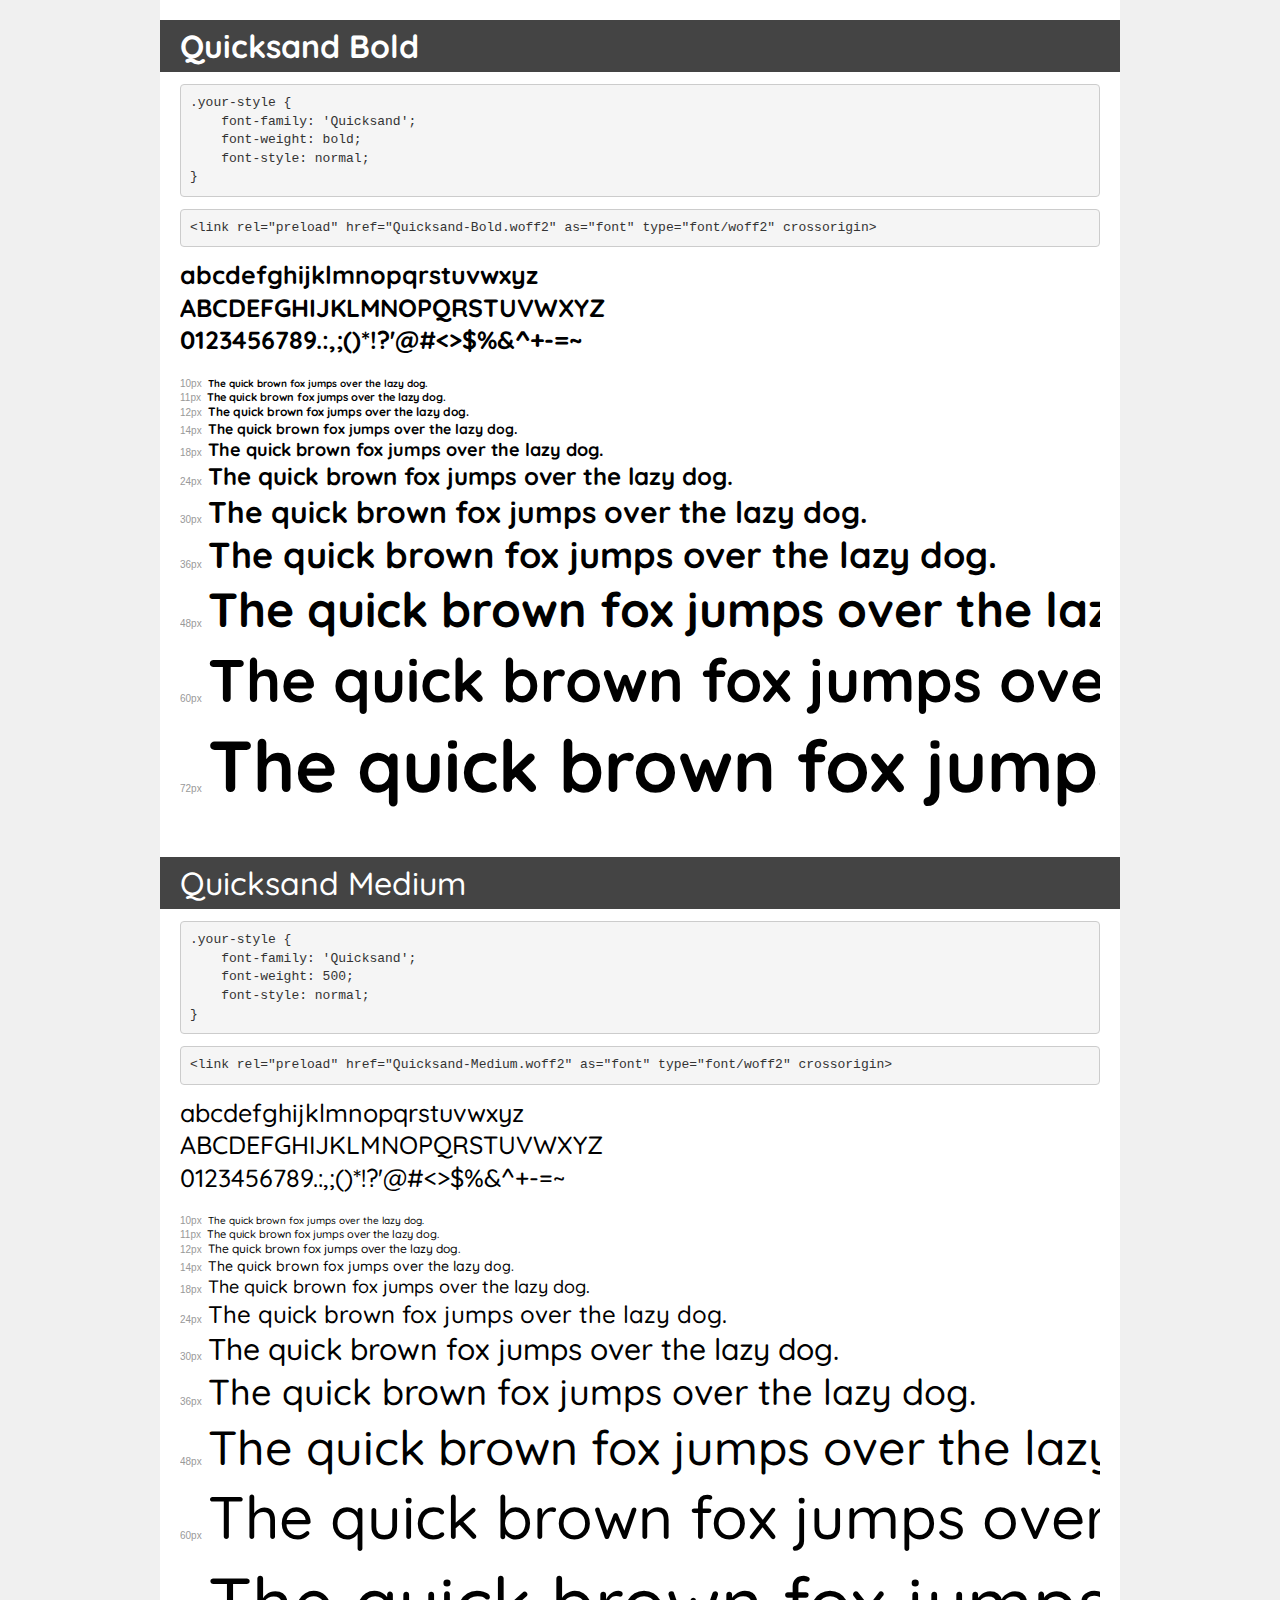
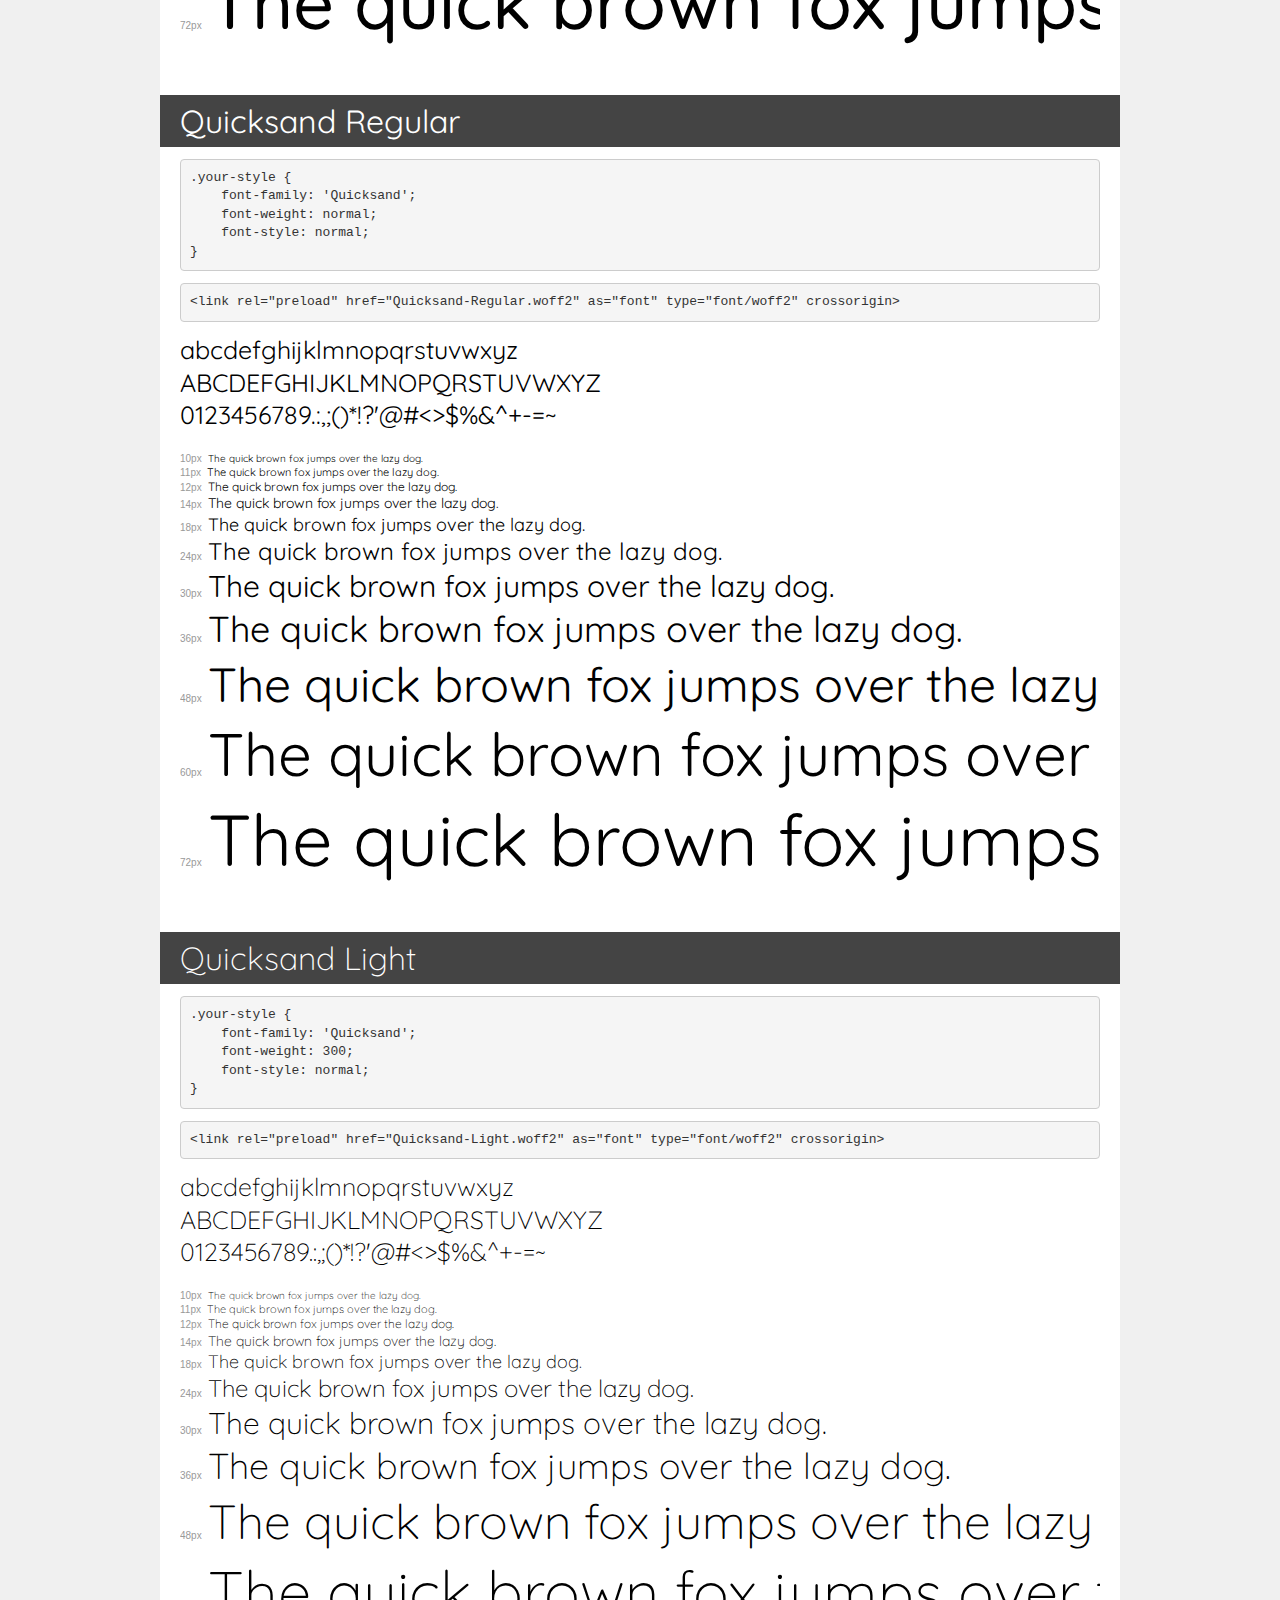
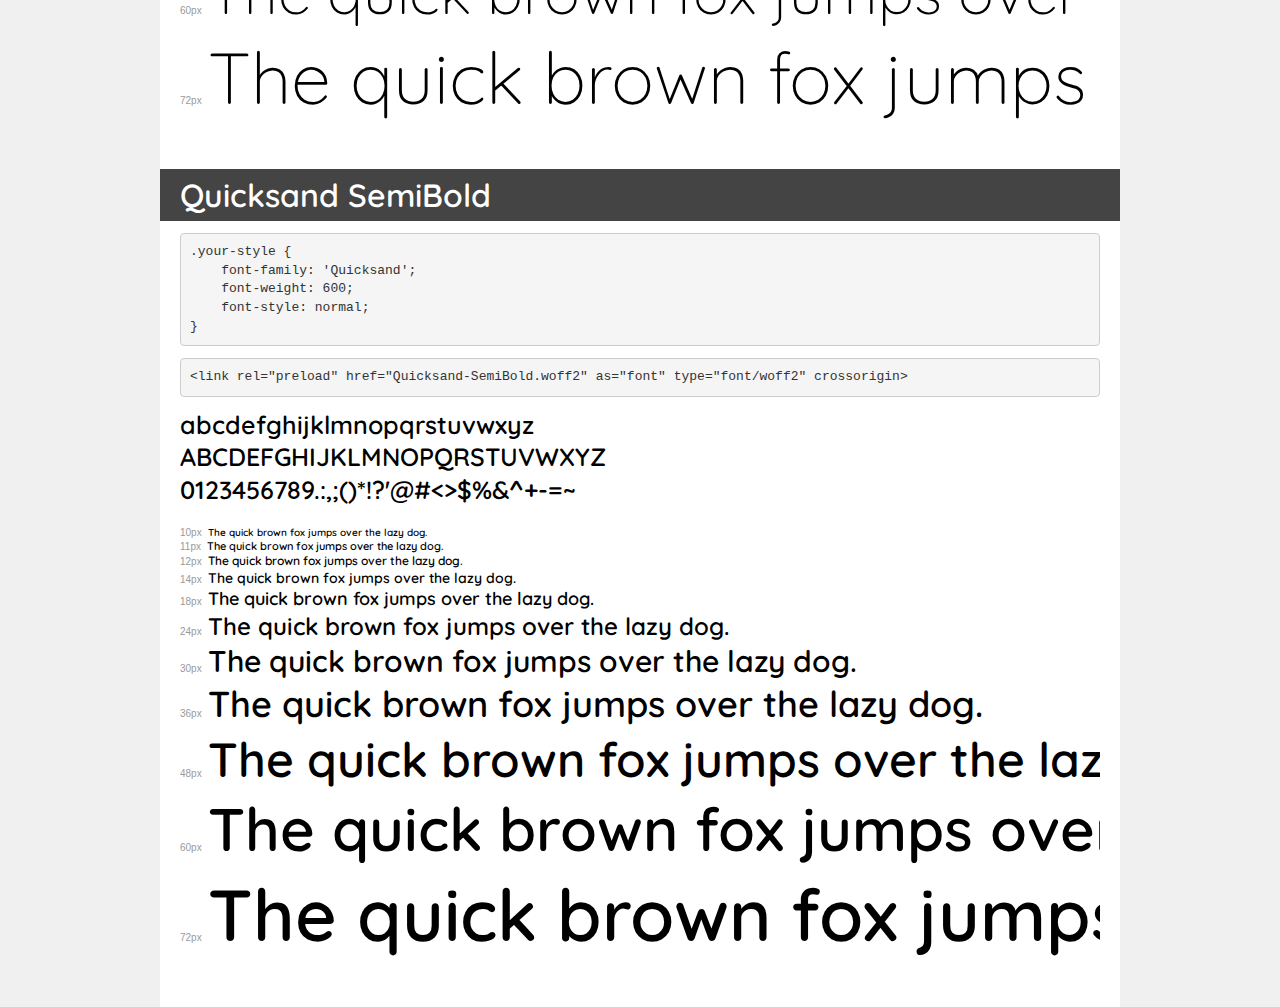
<file: assets/fonts/demo.html>
<!DOCTYPE html>
<html lang="en">
<head>
    <meta charset="utf-8">
    <meta http-equiv="X-UA-Compatible" content="IE=edge">
    <meta name="viewport" content="width=device-width, initial-scale=1">
    <meta name="robots" content="noindex, noarchive">
    <meta name="format-detection" content="telephone=no">
    <title>Transfonter demo</title>
    <link href="stylesheet.css" rel="stylesheet">
    <style>
        /*
        http://meyerweb.com/eric/tools/css/reset/
        v2.0 | 20110126
        License: none (public domain)
        */
        html, body, div, span, applet, object, iframe,
        h1, h2, h3, h4, h5, h6, p, blockquote, pre,
        a, abbr, acronym, address, big, cite, code,
        del, dfn, em, img, ins, kbd, q, s, samp,
        small, strike, strong, sub, sup, tt, var,
        b, u, i, center,
        dl, dt, dd, ol, ul, li,
        fieldset, form, label, legend,
        table, caption, tbody, tfoot, thead, tr, th, td,
        article, aside, canvas, details, embed,
        figure, figcaption, footer, header, hgroup,
        menu, nav, output, ruby, section, summary,
        time, mark, audio, video {
            margin: 0;
            padding: 0;
            border: 0;
            font-size: 100%;
            font: inherit;
            vertical-align: baseline;
        }
        /* HTML5 display-role reset for older browsers */
        article, aside, details, figcaption, figure,
        footer, header, hgroup, menu, nav, section {
            display: block;
        }
        body {
            line-height: 1;
        }
        ol, ul {
            list-style: none;
        }
        blockquote, q {
            quotes: none;
        }
        blockquote:before, blockquote:after,
        q:before, q:after {
            content: '';
            content: none;
        }
        table {
            border-collapse: collapse;
            border-spacing: 0;
        }
        /* demo styles */
        body {
            background: #f0f0f0;
            color: #000;
        }
        .page {
            background: #fff;
            width: 920px;
            margin: 0 auto;
            padding: 20px 20px 0 20px;
            overflow: hidden;
        }
        .font-container {
            overflow-x: auto;
            overflow-y: hidden;
            margin-bottom: 40px;
            line-height: 1.3;
            white-space: nowrap;
            padding-bottom: 5px;
        }
        h1 {
            position: relative;
            background: #444;
            font-size: 32px;
            color: #fff;
            padding: 10px 20px;
            margin: 0 -20px 12px -20px;
        }
        .letters {
            font-size: 25px;
            margin-bottom: 20px;
        }
        .s10:before {
            content: '10px';
        }
        .s11:before {
            content: '11px';
        }
        .s12:before {
            content: '12px';
        }
        .s14:before {
            content: '14px';
        }
        .s18:before {
            content: '18px';
        }
        .s24:before {
            content: '24px';
        }
        .s30:before {
            content: '30px';
        }
        .s36:before {
            content: '36px';
        }
        .s48:before {
            content: '48px';
        }
        .s60:before {
            content: '60px';
        }
        .s72:before {
            content: '72px';
        }
        .s10:before, .s11:before, .s12:before, .s14:before,
        .s18:before, .s24:before, .s30:before, .s36:before,
        .s48:before, .s60:before, .s72:before {
            font-family: Arial, sans-serif;
            font-size: 10px;
            font-weight: normal;
            font-style: normal;
            color: #999;
            padding-right: 6px;
        }
        pre {
            display: block;
            padding: 9px;
            margin: 0 0 12px;
            font-family: Monaco, Menlo, Consolas, "Courier New", monospace;
            font-size: 13px;
            line-height: 1.428571429;
            color: #333;
            font-weight: normal;
            font-style: normal;
            background-color: #f5f5f5;
            border: 1px solid #ccc;
            overflow-x: auto;
            border-radius: 4px;
        }
        /* responsive */
        @media (max-width: 959px) {
            .page {
                width: auto;
                margin: 0;
            }
        }
    </style>
</head>
<body>
<div class="page">
    <div class="demo">
        <h1 style="font-family: 'Quicksand'; font-weight: bold; font-style: normal;">Quicksand Bold</h1>
        <pre title="Usage">.your-style {
    font-family: 'Quicksand';
    font-weight: bold;
    font-style: normal;
}</pre>
        <pre title="Preload (optional)">
&lt;link rel=&quot;preload&quot; href=&quot;Quicksand-Bold.woff2&quot; as=&quot;font&quot; type=&quot;font/woff2&quot; crossorigin&gt;</pre>
        <div class="font-container" style="font-family: 'Quicksand'; font-weight: bold; font-style: normal;">
            <p class="letters">
                abcdefghijklmnopqrstuvwxyz<br>
ABCDEFGHIJKLMNOPQRSTUVWXYZ<br>
                0123456789.:,;()*!?'@#&lt;&gt;$%&^+-=~
            </p>
            <p class="s10" style="font-size: 10px;">The quick brown fox jumps over the lazy dog.</p>
            <p class="s11" style="font-size: 11px;">The quick brown fox jumps over the lazy dog.</p>
            <p class="s12" style="font-size: 12px;">The quick brown fox jumps over the lazy dog.</p>
            <p class="s14" style="font-size: 14px;">The quick brown fox jumps over the lazy dog.</p>
            <p class="s18" style="font-size: 18px;">The quick brown fox jumps over the lazy dog.</p>
            <p class="s24" style="font-size: 24px;">The quick brown fox jumps over the lazy dog.</p>
            <p class="s30" style="font-size: 30px;">The quick brown fox jumps over the lazy dog.</p>
            <p class="s36" style="font-size: 36px;">The quick brown fox jumps over the lazy dog.</p>
            <p class="s48" style="font-size: 48px;">The quick brown fox jumps over the lazy dog.</p>
            <p class="s60" style="font-size: 60px;">The quick brown fox jumps over the lazy dog.</p>
            <p class="s72" style="font-size: 72px;">The quick brown fox jumps over the lazy dog.</p>
        </div>
    </div>

    <div class="demo">
        <h1 style="font-family: 'Quicksand'; font-weight: 500; font-style: normal;">Quicksand Medium</h1>
        <pre title="Usage">.your-style {
    font-family: 'Quicksand';
    font-weight: 500;
    font-style: normal;
}</pre>
        <pre title="Preload (optional)">
&lt;link rel=&quot;preload&quot; href=&quot;Quicksand-Medium.woff2&quot; as=&quot;font&quot; type=&quot;font/woff2&quot; crossorigin&gt;</pre>
        <div class="font-container" style="font-family: 'Quicksand'; font-weight: 500; font-style: normal;">
            <p class="letters">
                abcdefghijklmnopqrstuvwxyz<br>
ABCDEFGHIJKLMNOPQRSTUVWXYZ<br>
                0123456789.:,;()*!?'@#&lt;&gt;$%&^+-=~
            </p>
            <p class="s10" style="font-size: 10px;">The quick brown fox jumps over the lazy dog.</p>
            <p class="s11" style="font-size: 11px;">The quick brown fox jumps over the lazy dog.</p>
            <p class="s12" style="font-size: 12px;">The quick brown fox jumps over the lazy dog.</p>
            <p class="s14" style="font-size: 14px;">The quick brown fox jumps over the lazy dog.</p>
            <p class="s18" style="font-size: 18px;">The quick brown fox jumps over the lazy dog.</p>
            <p class="s24" style="font-size: 24px;">The quick brown fox jumps over the lazy dog.</p>
            <p class="s30" style="font-size: 30px;">The quick brown fox jumps over the lazy dog.</p>
            <p class="s36" style="font-size: 36px;">The quick brown fox jumps over the lazy dog.</p>
            <p class="s48" style="font-size: 48px;">The quick brown fox jumps over the lazy dog.</p>
            <p class="s60" style="font-size: 60px;">The quick brown fox jumps over the lazy dog.</p>
            <p class="s72" style="font-size: 72px;">The quick brown fox jumps over the lazy dog.</p>
        </div>
    </div>

    <div class="demo">
        <h1 style="font-family: 'Quicksand'; font-weight: normal; font-style: normal;">Quicksand Regular</h1>
        <pre title="Usage">.your-style {
    font-family: 'Quicksand';
    font-weight: normal;
    font-style: normal;
}</pre>
        <pre title="Preload (optional)">
&lt;link rel=&quot;preload&quot; href=&quot;Quicksand-Regular.woff2&quot; as=&quot;font&quot; type=&quot;font/woff2&quot; crossorigin&gt;</pre>
        <div class="font-container" style="font-family: 'Quicksand'; font-weight: normal; font-style: normal;">
            <p class="letters">
                abcdefghijklmnopqrstuvwxyz<br>
ABCDEFGHIJKLMNOPQRSTUVWXYZ<br>
                0123456789.:,;()*!?'@#&lt;&gt;$%&^+-=~
            </p>
            <p class="s10" style="font-size: 10px;">The quick brown fox jumps over the lazy dog.</p>
            <p class="s11" style="font-size: 11px;">The quick brown fox jumps over the lazy dog.</p>
            <p class="s12" style="font-size: 12px;">The quick brown fox jumps over the lazy dog.</p>
            <p class="s14" style="font-size: 14px;">The quick brown fox jumps over the lazy dog.</p>
            <p class="s18" style="font-size: 18px;">The quick brown fox jumps over the lazy dog.</p>
            <p class="s24" style="font-size: 24px;">The quick brown fox jumps over the lazy dog.</p>
            <p class="s30" style="font-size: 30px;">The quick brown fox jumps over the lazy dog.</p>
            <p class="s36" style="font-size: 36px;">The quick brown fox jumps over the lazy dog.</p>
            <p class="s48" style="font-size: 48px;">The quick brown fox jumps over the lazy dog.</p>
            <p class="s60" style="font-size: 60px;">The quick brown fox jumps over the lazy dog.</p>
            <p class="s72" style="font-size: 72px;">The quick brown fox jumps over the lazy dog.</p>
        </div>
    </div>

    <div class="demo">
        <h1 style="font-family: 'Quicksand'; font-weight: 300; font-style: normal;">Quicksand Light</h1>
        <pre title="Usage">.your-style {
    font-family: 'Quicksand';
    font-weight: 300;
    font-style: normal;
}</pre>
        <pre title="Preload (optional)">
&lt;link rel=&quot;preload&quot; href=&quot;Quicksand-Light.woff2&quot; as=&quot;font&quot; type=&quot;font/woff2&quot; crossorigin&gt;</pre>
        <div class="font-container" style="font-family: 'Quicksand'; font-weight: 300; font-style: normal;">
            <p class="letters">
                abcdefghijklmnopqrstuvwxyz<br>
ABCDEFGHIJKLMNOPQRSTUVWXYZ<br>
                0123456789.:,;()*!?'@#&lt;&gt;$%&^+-=~
            </p>
            <p class="s10" style="font-size: 10px;">The quick brown fox jumps over the lazy dog.</p>
            <p class="s11" style="font-size: 11px;">The quick brown fox jumps over the lazy dog.</p>
            <p class="s12" style="font-size: 12px;">The quick brown fox jumps over the lazy dog.</p>
            <p class="s14" style="font-size: 14px;">The quick brown fox jumps over the lazy dog.</p>
            <p class="s18" style="font-size: 18px;">The quick brown fox jumps over the lazy dog.</p>
            <p class="s24" style="font-size: 24px;">The quick brown fox jumps over the lazy dog.</p>
            <p class="s30" style="font-size: 30px;">The quick brown fox jumps over the lazy dog.</p>
            <p class="s36" style="font-size: 36px;">The quick brown fox jumps over the lazy dog.</p>
            <p class="s48" style="font-size: 48px;">The quick brown fox jumps over the lazy dog.</p>
            <p class="s60" style="font-size: 60px;">The quick brown fox jumps over the lazy dog.</p>
            <p class="s72" style="font-size: 72px;">The quick brown fox jumps over the lazy dog.</p>
        </div>
    </div>

    <div class="demo">
        <h1 style="font-family: 'Quicksand'; font-weight: 600; font-style: normal;">Quicksand SemiBold</h1>
        <pre title="Usage">.your-style {
    font-family: 'Quicksand';
    font-weight: 600;
    font-style: normal;
}</pre>
        <pre title="Preload (optional)">
&lt;link rel=&quot;preload&quot; href=&quot;Quicksand-SemiBold.woff2&quot; as=&quot;font&quot; type=&quot;font/woff2&quot; crossorigin&gt;</pre>
        <div class="font-container" style="font-family: 'Quicksand'; font-weight: 600; font-style: normal;">
            <p class="letters">
                abcdefghijklmnopqrstuvwxyz<br>
ABCDEFGHIJKLMNOPQRSTUVWXYZ<br>
                0123456789.:,;()*!?'@#&lt;&gt;$%&^+-=~
            </p>
            <p class="s10" style="font-size: 10px;">The quick brown fox jumps over the lazy dog.</p>
            <p class="s11" style="font-size: 11px;">The quick brown fox jumps over the lazy dog.</p>
            <p class="s12" style="font-size: 12px;">The quick brown fox jumps over the lazy dog.</p>
            <p class="s14" style="font-size: 14px;">The quick brown fox jumps over the lazy dog.</p>
            <p class="s18" style="font-size: 18px;">The quick brown fox jumps over the lazy dog.</p>
            <p class="s24" style="font-size: 24px;">The quick brown fox jumps over the lazy dog.</p>
            <p class="s30" style="font-size: 30px;">The quick brown fox jumps over the lazy dog.</p>
            <p class="s36" style="font-size: 36px;">The quick brown fox jumps over the lazy dog.</p>
            <p class="s48" style="font-size: 48px;">The quick brown fox jumps over the lazy dog.</p>
            <p class="s60" style="font-size: 60px;">The quick brown fox jumps over the lazy dog.</p>
            <p class="s72" style="font-size: 72px;">The quick brown fox jumps over the lazy dog.</p>
        </div>
    </div>

</div>
</body>
</html>
</file>
<file: assets/fonts/stylesheet.css>
@font-face {
    font-family: 'Quicksand';
    src: url('Quicksand-Bold.eot');
    src: url('Quicksand-Bold.eot?#iefix') format('embedded-opentype'),
        url('Quicksand-Bold.woff2') format('woff2'),
        url('Quicksand-Bold.woff') format('woff'),
        url('Quicksand-Bold.ttf') format('truetype'),
        url('Quicksand-Bold.svg#Quicksand-Bold') format('svg');
    font-weight: bold;
    font-style: normal;
    font-display: swap;
}

@font-face {
    font-family: 'Quicksand';
    src: url('Quicksand-Medium.eot');
    src: url('Quicksand-Medium.eot?#iefix') format('embedded-opentype'),
        url('Quicksand-Medium.woff2') format('woff2'),
        url('Quicksand-Medium.woff') format('woff'),
        url('Quicksand-Medium.ttf') format('truetype'),
        url('Quicksand-Medium.svg#Quicksand-Medium') format('svg');
    font-weight: 500;
    font-style: normal;
    font-display: swap;
}

@font-face {
    font-family: 'Quicksand';
    src: url('Quicksand-Regular.eot');
    src: url('Quicksand-Regular.eot?#iefix') format('embedded-opentype'),
        url('Quicksand-Regular.woff2') format('woff2'),
        url('Quicksand-Regular.woff') format('woff'),
        url('Quicksand-Regular.ttf') format('truetype'),
        url('Quicksand-Regular.svg#Quicksand-Regular') format('svg');
    font-weight: normal;
    font-style: normal;
    font-display: swap;
}

@font-face {
    font-family: 'Quicksand';
    src: url('Quicksand-Light.eot');
    src: url('Quicksand-Light.eot?#iefix') format('embedded-opentype'),
        url('Quicksand-Light.woff2') format('woff2'),
        url('Quicksand-Light.woff') format('woff'),
        url('Quicksand-Light.ttf') format('truetype'),
        url('Quicksand-Light.svg#Quicksand-Light') format('svg');
    font-weight: 300;
    font-style: normal;
    font-display: swap;
}

@font-face {
    font-family: 'Quicksand';
    src: url('Quicksand-SemiBold.eot');
    src: url('Quicksand-SemiBold.eot?#iefix') format('embedded-opentype'),
        url('Quicksand-SemiBold.woff2') format('woff2'),
        url('Quicksand-SemiBold.woff') format('woff'),
        url('Quicksand-SemiBold.ttf') format('truetype'),
        url('Quicksand-SemiBold.svg#Quicksand-SemiBold') format('svg');
    font-weight: 600;
    font-style: normal;
    font-display: swap;
}
</file>
<file: code/assets/css/theme-style.css>
/*************************************/
/*************************************/
/*************************************/
/*************************************/
/************** JN FORM **************/
/**************VALIDATION*************/
/*************************************/
/*************************************/
/*************************************/
/*************************************/

/*
 *   Version: 1.0.0                                                                 
 *   Author: Aditya Chauhan                                                         
 *   License: MIT                                                                   
 *   Description: This script provides the validation logic for form fields such    
 *   as email, password, text, and other input types. It highlights invalid         
 *   fields and displays error messages accordingly.                                
*/


*{
  box-sizing: border-box;
  margin: 0;
  padding: 0;
  font-family: "Andika", sans-serif;
}
body{
  background-color: #eceeed;
}
.container{
  width: 850px;
  max-width: 100%;
  margin: 0 auto;
  background: #ece5e5;
  padding: 10px 25px 35px;
}
h1{
  color:#471600;
  font-size: 45px;
}

form{
  display: flex;
  flex-wrap: wrap;
}
.jn-input-wrap{
  padding: 0 7px;
  margin-top: 25px;
  display: flex;
  align-items: center;
  flex-wrap: wrap;
  position: relative;
}
.w-20{
  width: calc(100% / 5);
}
.w-33{
  width: calc(100% / 3);
}
.w-50{
  width: 50%;
}
.w-100{
  width: 100%;
}



input:not([type="radio"]):not([type="checkbox"]),
select,
textarea{
  width: 100%;
  height: 45px;
  border: 0;
  outline: 0 !important;
  padding: 0 15px;
  background-color: #fff;
  font-size: 13px;
}

input[type="color"]{
  padding: 0!important;
}

textarea{
  height: 120px;
  padding: 12px 15px;
}

.jn-input-wrap > input[type="file"] {
  opacity: 0;
  position: absolute;
  top: 0;
  left: 0;
  right: 0;
  bottom: 0;
  pointer-events: none;
}

.fileDesign {
  height: 120px;
  background: #fff;
  display: flex;
  align-items: center;
  justify-content: center;
  font-size: 13px;
  cursor: pointer;
  width: 100%;
}

input[type="checkbox"],
input[type="radio"]{
  zoom: 1.5;
  margin-right: 7px;
  position: relative;
  top: 1px;
}

.jn-input-wrap input[type="submit"]{
  background: #471600;
  color: #fff;
  text-transform: uppercase;
  font-size: 18px;
  height: 60px;
  margin-top: 25px;
}



/* Error Message Design */
.jn-error-wrap > .jn-error-message{
    background: #c44106;
    color: #fff;
    font-size: 12px;
    padding: 4px 15px;
    border-radius: 0 0 5px 5px;
    width: 100%;
}

.jn-error-wrap input:not([type="radio"]):not([type="checkbox"]),
.jn-error-wrap select,
.jn-error-wrap .fileDesign,
.jn-error-wrap textarea {
    border: 1px solid #c44106!important;
}
</file>
<file: assets/code/prism/prism.css>
/* PrismJS 1.29.0
https://prismjs.com/download.html#themes=prism&languages=markup+css+clike+javascript */
code[class*=language-],pre[class*=language-]{color:#000;background:0 0;text-shadow:0 1px #fff;font-family:Consolas,Monaco,'Andale Mono','Ubuntu Mono',monospace;font-size:1em;text-align:left;white-space:pre;word-spacing:normal;word-break:normal;word-wrap:normal;line-height:1.5;-moz-tab-size:4;-o-tab-size:4;tab-size:4;-webkit-hyphens:none;-moz-hyphens:none;-ms-hyphens:none;hyphens:none}code[class*=language-] ::-moz-selection,code[class*=language-]::-moz-selection,pre[class*=language-] ::-moz-selection,pre[class*=language-]::-moz-selection{text-shadow:none;background:#b3d4fc}code[class*=language-] ::selection,code[class*=language-]::selection,pre[class*=language-] ::selection,pre[class*=language-]::selection{text-shadow:none;background:#b3d4fc}@media print{code[class*=language-],pre[class*=language-]{text-shadow:none}}pre[class*=language-]{padding:1em;margin:.5em 0;overflow:auto}:not(pre)>code[class*=language-],pre[class*=language-]{background:#f5f2f0}:not(pre)>code[class*=language-]{padding:.1em;border-radius:.3em;white-space:normal}.token.cdata,.token.comment,.token.doctype,.token.prolog{color:#708090}.token.punctuation{color:#999}.token.namespace{opacity:.7}.token.boolean,.token.constant,.token.deleted,.token.number,.token.property,.token.symbol,.token.tag{color:#905}.token.attr-name,.token.builtin,.token.char,.token.inserted,.token.selector,.token.string{color:#690}.language-css .token.string,.style .token.string,.token.entity,.token.operator,.token.url{color:#9a6e3a;background:hsla(0,0%,100%,.5)}.token.atrule,.token.attr-value,.token.keyword{color:#07a}.token.class-name,.token.function{color:#dd4a68}.token.important,.token.regex,.token.variable{color:#e90}.token.bold,.token.important{font-weight:700}.token.italic{font-style:italic}.token.entity{cursor:help}
</file>
<file: assets/css/theme-style.css>
* {
  margin: 0;
  padding: 0;
  box-sizing: border-box;
  font-family: "Quicksand", serif;
}

html,
body {
  counter-reset: section;
}

p {
  margin: 0;
  padding: 0;
}

h1,
h2,
h3,
h4,
h5,
h6 {
  margin: 0;
  padding: 0;
}

a,
figure {
  margin: 0;
  padding: 0;
  text-decoration: none;
}

span,
a {
  display: inline-block;
}

a {
  text-decoration: none;
}

ul {
  margin: 0;
  padding: 0 !important;
}

li {
  list-style-type: none;
}

img,
video {
  max-width: 100%;
  vertical-align: middle;
}

.cmn_pdng {
  padding: 30px 0;
}
@media (min-width: 576px) {
  .cmn_pdng {
    padding: 40px 0;
  }
}
@media (min-width: 768px) {
  .cmn_pdng {
    padding: 60px 0;
  }
}
@media (min-width: 992px) {
  .cmn_pdng {
    padding: 80px 0;
  }
}
@media (min-width: 1200px) {
  .cmn_pdng {
    padding: 100px 0;
  }
}
@media (min-width: 1400px) {
  .cmn_pdng {
    padding: 120px 0;
  }
}

.desc, li {
  font-size: 14px;
}
@media (min-width: 768px) {
  .desc, li {
    font-size: 15px;
  }
}
@media (min-width: 1200px) {
  .desc, li {
    font-size: 16px;
  }
}
.container {
  width: 1100px;
  max-width: 100%;
}

header {
  position: fixed;
  width: 100%;
  left: 0;
  top: 0;
  z-index: 999;
  padding: 20px 0;
}
header.active {
  background: #4e70cb;
  box-shadow: 0px 2px 10px rgba(64, 64, 64, 0.1803921569);
}
header.inner_page {
  position: sticky;
  left: unset;
  top: 0;
  background-color: #4e70cb;
}
header .logo {
  font-size: 24px;
  color: #ffffff;
  font-weight: 300;
}
header .logo a {
  color: #faff25;
  text-decoration: none;
}
header .menu {
  display: flex;
  justify-content: flex-end;
  align-items: center;
}
header .menu li {
  margin-left: 20px;
}
header .menu li a {
  color: #ffffff;
  font-size: 18px;
  transition: 0.5s ease;
  position: relative;
}
header .menu li a::before {
  content: "";
  position: absolute;
  left: 0;
  right: 0;
  bottom: -7px;
  height: 1px;
  background-color: #faff25;
  transition: 0.5s ease;
  opacity: 0;
}
header .menu li a.active, header .menu li a:hover {
  color: #faff25;
}
header .menu li a.active::before, header .menu li a:hover::before {
  opacity: 1;
}

.main_banner {
  background-color: #4e70cb;
  padding: 120px 0 90px;
  color: #ffffff;
}
@media (min-width: 1200px) {
  .main_banner {
    padding: 150px 0 120px;
  }
}
@media (min-width: 1400px) {
  .main_banner {
    padding: 180px 0 150px;
  }
}
.main_banner .main_hdng {
  font-weight: 200;
  font-size: 30px;
}
@media (min-width: 576px) {
  .main_banner .main_hdng {
    font-size: 36px;
  }
}
@media (min-width: 768px) {
  .main_banner .main_hdng {
    font-size: 42px;
  }
}
@media (min-width: 992px) {
  .main_banner .main_hdng {
    font-size: 48px;
  }
}
@media (min-width: 1200px) {
  .main_banner .main_hdng {
    font-size: 54px;
  }
}
@media (min-width: 1400px) {
  .main_banner .main_hdng {
    font-size: 60px;
  }
}
.main_banner .desc {
  width: 550px;
  max-width: 100%;
  margin-top: 15px;
  font-size: 16px;
}
@media (min-width: 768px) {
  .main_banner .desc {
    font-size: 20px;
  }
}
@media (min-width: 1200px) {
  .main_banner .desc {
    font-size: 24px;
  }
}
.main_banner .downloadBtn {
  background-color: #ffffff;
  display: inline-block;
  padding: 12px 30px;
  margin-top: 15px;
  color: #000000;
  transition: 0.5s ease;
  font-size: 14px;
}
@media (min-width: 768px) {
  .main_banner .downloadBtn {
    font-size: 17px;
  }
}
@media (min-width: 1200px) {
  .main_banner .downloadBtn {
    font-size: 20px;
  }
}
.main_banner .downloadBtn:hover {
  background-color: #faff25;
  color: #000000;
}
.main_banner .ver {
  font-size: 17px;
  color: #ffffff;
  display: block;
  margin-top: 5px;
}

.form_demo {
  padding: 30px 0;
}
@media (min-width: 576px) {
  .form_demo {
    padding: 50px 0;
  }
}
@media (min-width: 992px) {
  .form_demo {
    padding: 70px 0;
  }
}
@media (min-width: 1400px) {
  .form_demo {
    padding: 90px 0;
  }
}
.form_demo form {
  width: 100%;
}
.form_demo form label {
  width: 100%;
  margin-top: 25px;
}
.form_demo form label input {
  width: 100%;
  height: 50px;
  border: 1px solid rgba(78, 111, 203, 0.2941176471);
  padding: 7px 15px;
}
.form_demo form label textarea {
  width: 100%;
  height: 120px;
  border: 1px solid rgba(78, 111, 203, 0.2941176471);
  padding: 7px 15px;
}
.form_demo form label input:focus, .form_demo form label textarea:focus {
  outline: none;
}
.form_demo form label input[type=submit] {
  background-color: #4e70cb;
  color: #ffffff;
  border: 1px solid #4e70cb;
  transition: 0.5s ease;
}
.form_demo form label input[type=submit]:hover {
  background-color: #ffffff;
  color: #4e70cb;
}

.form_features {
  padding-bottom: 30px;
}
@media (min-width: 576px) {
  .form_features {
    padding-bottom: 50px;
  }
}
@media (min-width: 992px) {
  .form_features {
    padding-bottom: 70px;
  }
}
@media (min-width: 1400px) {
  .form_features {
    padding-bottom: 100px;
  }
}
.form_features .row:not(:last-child) {
  margin-bottom: 70px;
}
.form_features img {
  height: 100px;
}
.form_features .hdng {
  margin-bottom: 15px;
  font-weight: 300;
  font-size: 20px;
}
@media (min-width: 768px) {
  .form_features .hdng {
    font-size: 30px;
  }
}
@media (min-width: 1200px) {
  .form_features .hdng {
    font-size: 36px;
  }
}
@media screen and (max-width: 575.98px) {
  .form_features .hdng {
    text-align: center;
  }
}
.form_features .desc {
  font-weight: 300;
  font-size: 14px;
}
@media (min-width: 768px) {
  .form_features .desc {
    font-size: 16px;
  }
}
@media (min-width: 1200px) {
  .form_features .desc {
    font-size: 18px;
  }
}
@media screen and (max-width: 575.98px) {
  .form_features .desc {
    text-align: center;
  }
}

.form_description {
  padding-bottom: 30px;
}
@media (min-width: 576px) {
  .form_description {
    padding-bottom: 50px;
  }
}
@media (min-width: 992px) {
  .form_description {
    padding-bottom: 70px;
  }
}
@media (min-width: 1400px) {
  .form_description {
    padding-bottom: 90px;
  }
}
.form_description p {
  text-align: center;
  color: #4e70cb;
  font-weight: 300;
  font-size: 16px;
}
.form_description p em {
  text-decoration: underline;
}
@media (min-width: 768px) {
  .form_description p {
    font-size: 20px;
  }
}
@media (min-width: 1200px) {
  .form_description p {
    font-size: 24px;
  }
}
footer {
  background-color: #f6f6f6;
  padding: 20px 0;
}
footer p {
  display: flex;
  justify-content: center;
  align-items: center;
  color: #4e70cb;
  font-size: 18px;
}
footer p img {
  width: 25px;
  display: inline-block;
  margin-left: 10px;
}

.inner_banner {
  background-color: #f6f6f6;
  padding: 30px 0;
}
.inner_banner .hdng {
  font-weight: 300;
  font-size: 24px;
}
@media (min-width: 768px) {
  .inner_banner .hdng {
    font-size: 28px;
  }
}
@media (min-width: 1200px) {
  .inner_banner .hdng {
    font-size: 32px;
  }
}
.usage_info {
  padding: 20px 0;
}
@media (min-width: 576px) {
  .usage_info {
    padding: 30px 0;
  }
}
@media (min-width: 992px) {
  .usage_info {
    padding: 50px 0;
  }
}
@media (min-width: 1400px) {
  .usage_info {
    padding: 60px 0;
  }
}
.usage_info .hdng {
  font-weight: 300;
  margin-bottom: 20px;
  font-size: 18px;
}
@media (min-width: 768px) {
  .usage_info .hdng {
    font-size: 22px;
  }
}
@media (min-width: 1200px) {
  .usage_info .hdng {
    font-size: 26px;
  }
}
.usage_info .codeHere {
  margin-top: 12px;
}
.usage_info .function {
  width: 100%;
}

.docs_box {
  padding: 20px 0;
}
@media (min-width: 576px) {
  .docs_box {
    padding: 30px 0;
  }
}
@media (min-width: 992px) {
  .docs_box {
    padding: 50px 0;
  }
}
@media (min-width: 1400px) {
  .docs_box {
    padding: 60px 0;
  }
}
.docs_box .hdng {
  font-weight: 500;
  margin-bottom: 20px;
  font-size: 20px;
}
@media (min-width: 768px) {
  .docs_box .hdng {
    font-size: 24px;
  }
}
@media (min-width: 1200px) {
  .docs_box .hdng {
    font-size: 28px;
  }
}
.docs_box .quote_desc {
  border-left: 7px solid #4e70cb;
  padding: 10px 20px;
  font-size: 14px;
}
@media (min-width: 768px) {
  .docs_box .quote_desc {
    font-size: 16px;
  }
}
@media (min-width: 1200px) {
  .docs_box .quote_desc {
    font-size: 18px;
  }
}
.docs_box .subHdng {
  font-weight: 400;
  margin-top: 30px;
  margin-bottom: 20px;
  font-size: 18px;
}
@media (min-width: 768px) {
  .docs_box .subHdng {
    font-size: 21px;
  }
}
@media (min-width: 1200px) {
  .docs_box .subHdng {
    font-size: 24px;
  }
}
.docs_box ul {
  padding-left: 20px !important;
  margin-top: 20px !important;
}
.docs_box ul li {
  list-style-type: disc;
}
.docs_box .function {
  width: 100%;
}
.docs_box .sideBar_hdng {
  font-size: 18px;
}
@media (min-width: 768px) {
  .docs_box .sideBar_hdng {
    font-size: 21px;
  }
}
@media (min-width: 1200px) {
  .docs_box .sideBar_hdng {
    font-size: 24px;
  }
}
.docs_box .sidebar_menu {
  padding: 0 !important;
  margin-top: 25px !important;
}
.docs_box .sidebar_menu li {
  list-style-type: none;
}
.docs_box .sidebar_menu li:not(:last-child) {
  margin-bottom: 10px;
}
.docs_box .sidebar_menu li a {
  color: #000000;
  transition: 0.5s ease;
  padding: 12px 30px;
  width: 100%;
}
.docs_box .sidebar_menu li a:hover, .docs_box .sidebar_menu li a.active {
  color: #4e70cb;
  background-color: #f6f6f6;
}
.docs_box .options {
  margin-top: 35px;
  padding-bottom: 35px;
  border-bottom: 1px solid #dfdfdf;
}
.docs_box .options .opt_hdng {
  font-size: 18px;
  margin-bottom: 15px;
}
.docs_box .options .optionVal {
  font-size: 15px;
}
.docs_box .options .optionVal span {
  display: block;
  margin-top: 7px;
}
.docs_box .options .optionVal code {
  background-color: #f7f7f7;
  border: 1px solid #dfdfdf;
  padding: 2px 7px 1px;
}
.docs_box .options .optionVal small {
  margin-top: 15px;
  display: block;
}

/*# sourceMappingURL=theme-style.css.map */
</file>
<file: assets/code/line-number/line-number.css>
pre[class*="language-"].line-numbers {
    position: relative;
    padding-left: 3.8em;
    counter-reset: linenumber;
}

pre[class*="language-"].line-numbers > code {
    position: relative;
    white-space: inherit;
}

.line-numbers .line-numbers-rows {
    position: absolute;
    pointer-events: none;
    top: 0;
    font-size: 100%;
    left: -3.8em;
    width: 3em;
    /* works for line-numbers below 1000 lines */
    letter-spacing: -1px;
    border-right: 1px solid #999;

    -webkit-user-select: none;
    -moz-user-select: none;
    -ms-user-select: none;
    user-select: none;
}

.line-numbers-rows > span {
    pointer-events: none;
    display: block;
    counter-increment: linenumber;
}

.line-numbers-rows > span:before {
    content: counter(linenumber);
    color: #999;
    display: block;
    padding-right: 0.8em;
    text-align: right;
}

/* body {
    padding: 50px;
} */

pre[class*="language-"].line-numbers {
    position: relative;
    padding-left: 3.5em;
    counter-reset: linenumber;
    padding-bottom: 0;
}

pre[class*="language-"].line-numbers > code {
    position: relative;
    white-space: inherit;
    display: inline-block;
}

.line-numbers .line-numbers-rows {
    position: absolute;
    pointer-events: none;
    top: 0;
    font-size: 100%;
    left: -3.8em;
    width: 3em;
    /* works for line-numbers below 1000 lines */
    letter-spacing: -1px;
    border-right: 1px solid #999;

    -webkit-user-select: none;
    -moz-user-select: none;
    -ms-user-select: none;
    user-select: none;
}

.line-numbers-rows > span {
    display: block;
    counter-increment: linenumber;
}

.line-numbers-rows > span:before {
    content: counter(linenumber);
    color: #999;
    display: block;
    padding-right: 0.8em;
    text-align: right;
}
</file>
